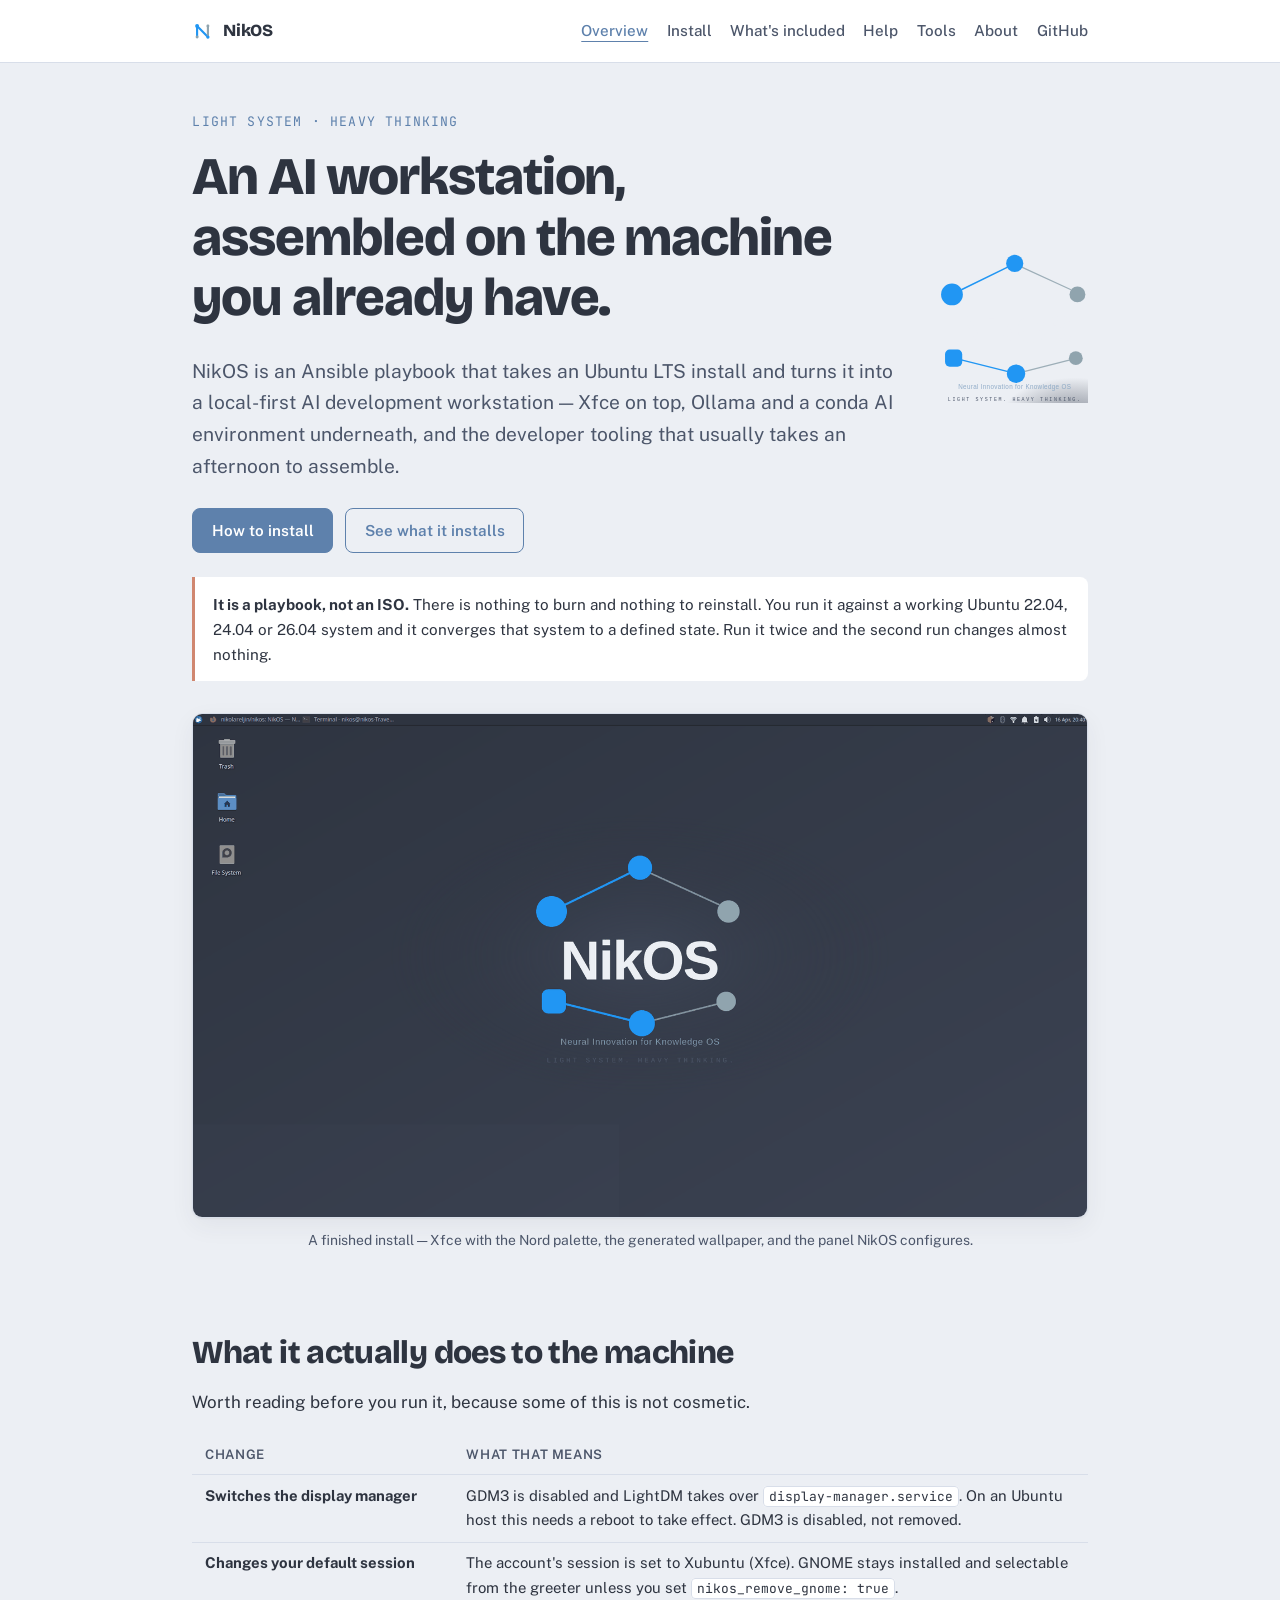
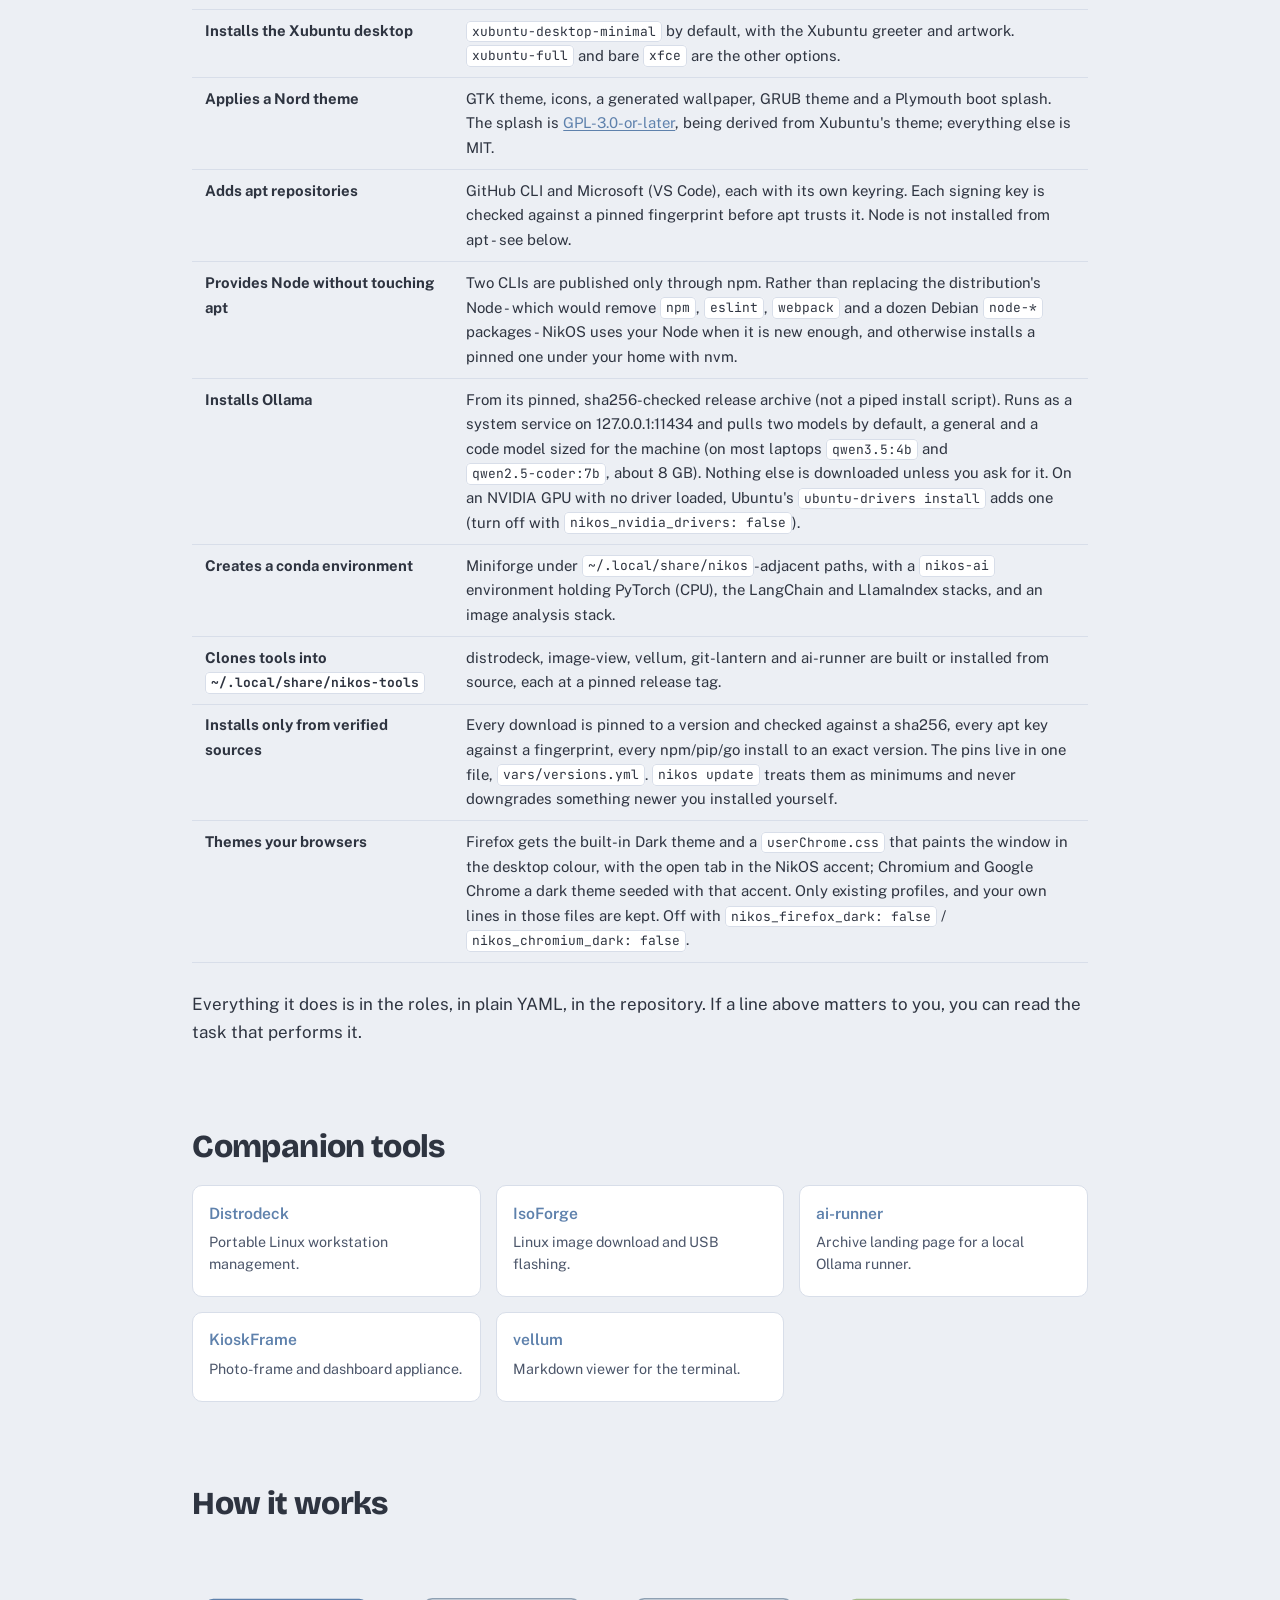
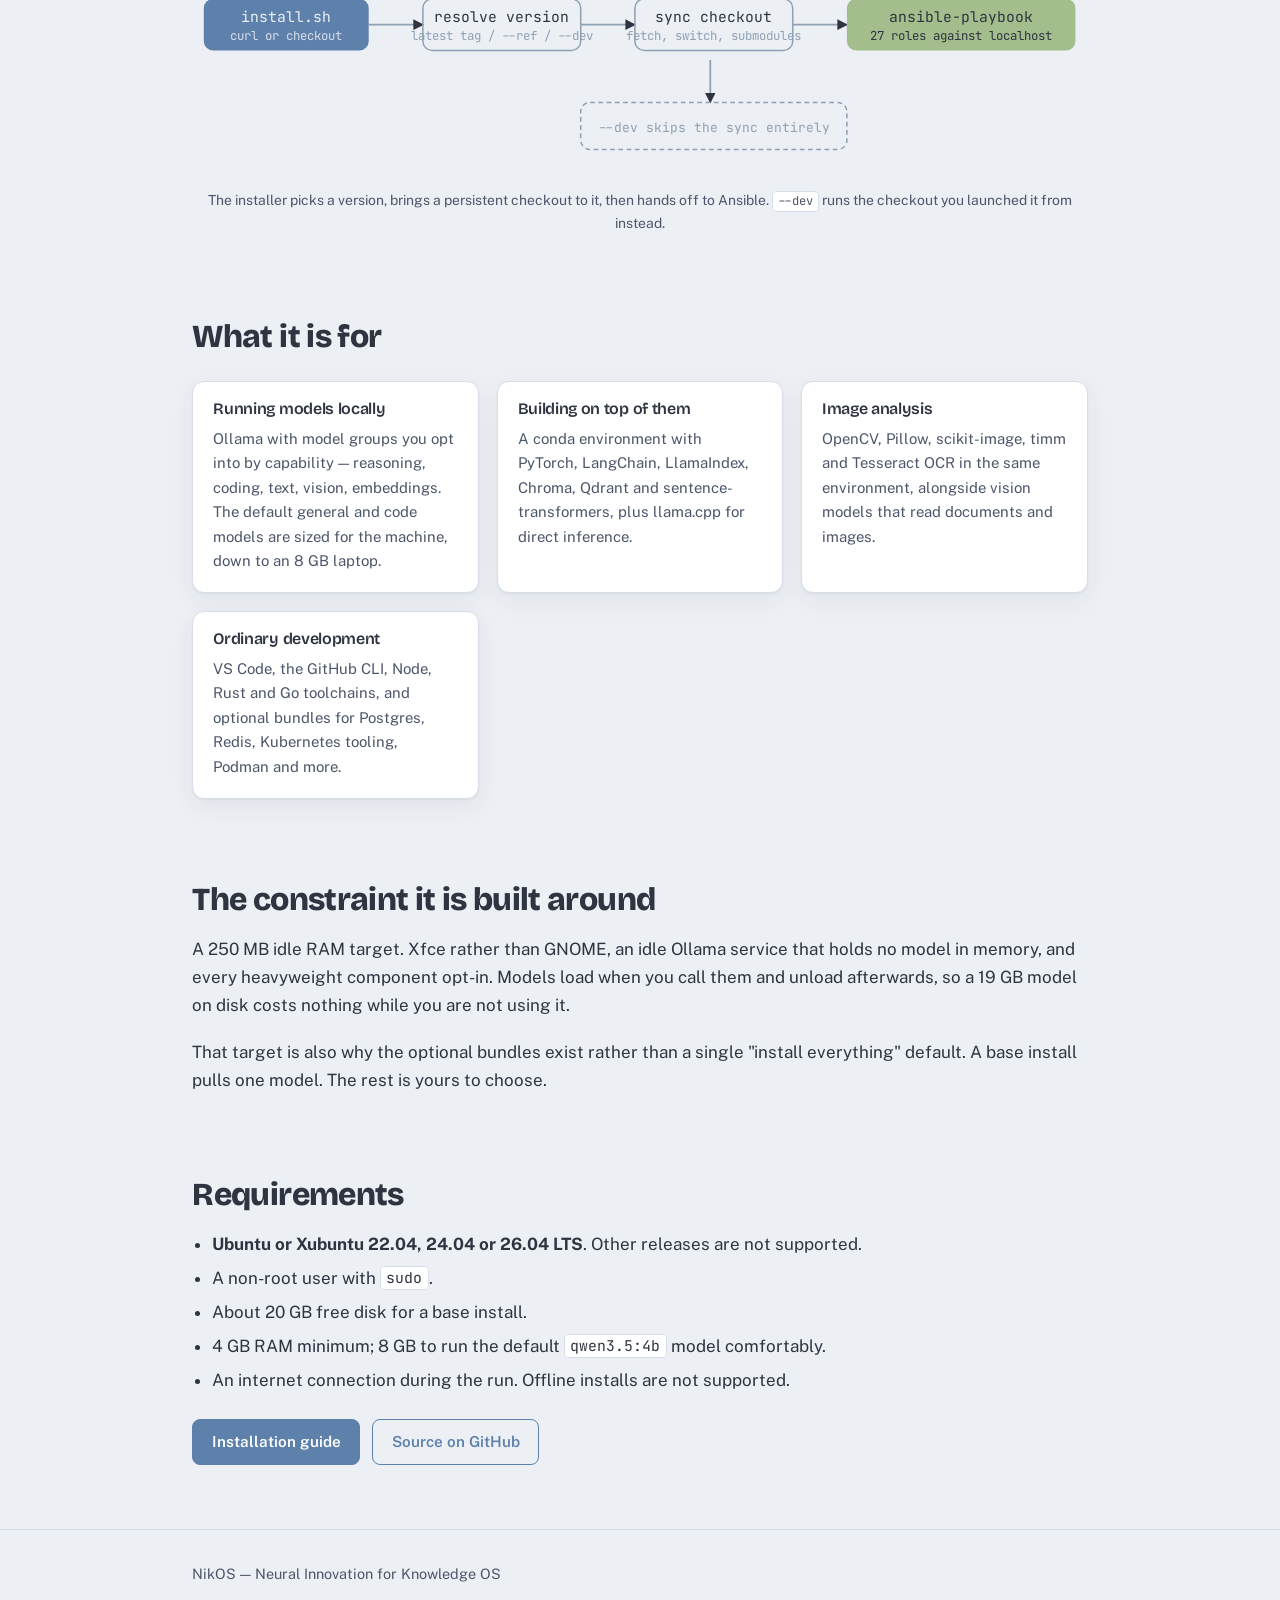
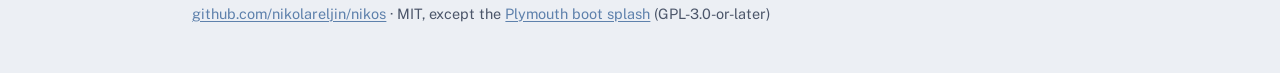
<file: site/index.html>
<!DOCTYPE html>
<html lang="en">
<head>
<meta charset="UTF-8">
<meta name="viewport" content="width=device-width, initial-scale=1.0">
<title>NikOS — an AI workstation built on Ubuntu LTS</title>
<!-- seo -->
<meta name="description" content="An Ansible playbook that turns Ubuntu 22.04, 24.04 or 26.04 into a local-first AI workstation: Xfce, Ollama, a conda AI stack and tools.">
<meta name="keywords" content="local LLM, Xubuntu, developer workstation, conda, open source, NikOS, AI workstation, Ubuntu, Ansible, Ollama, local AI">
<meta name="author" content="Nik Reljin">
<link rel="canonical" href="https://nikolareljin.github.io/nikos/">
<meta property="og:site_name" content="NikOS">
<meta property="og:type" content="website">
<meta property="og:title" content="NikOS — an AI workstation built on Ubuntu LTS">
<meta property="og:description" content="An Ansible playbook that turns Ubuntu 22.04, 24.04 or 26.04 into a local-first AI workstation: Xfce, Ollama, a conda AI stack and tools.">
<meta property="og:url" content="https://nikolareljin.github.io/nikos/">
<meta property="og:image" content="https://nikolareljin.github.io/nikos/assets/og-image.png">
<meta property="og:image:width" content="1200">
<meta property="og:image:height" content="630">
<meta property="og:image:alt" content="The NikOS desktop: Xfce in Nord colours on Ubuntu LTS">
<meta name="twitter:card" content="summary_large_image">
<meta name="twitter:title" content="NikOS — an AI workstation built on Ubuntu LTS">
<meta name="twitter:description" content="An Ansible playbook that turns Ubuntu 22.04, 24.04 or 26.04 into a local-first AI workstation: Xfce, Ollama, a conda AI stack and tools.">
<meta name="twitter:image" content="https://nikolareljin.github.io/nikos/assets/og-image.png">
<meta name="twitter:image:alt" content="The NikOS desktop: Xfce in Nord colours on Ubuntu LTS">
<script type="application/ld+json">{"@context":"https://schema.org","@type":"SoftwareApplication","name":"NikOS","url":"https://nikolareljin.github.io/nikos/","applicationCategory":"DeveloperApplication","operatingSystem":"Ubuntu","author":{"@type":"Person","name":"Nik Reljin"},"description":"An Ansible playbook that turns Ubuntu 22.04, 24.04 or 26.04 into a local-first AI workstation: Xfce, Ollama, a conda AI stack and tools.","license":"https://opensource.org/licenses/MIT","downloadUrl":"https://github.com/nikolareljin/nikos/releases","codeRepository":"https://github.com/nikolareljin/nikos","image":"https://nikolareljin.github.io/nikos/assets/og-image.png","offers":{"@type":"Offer","price":"0","priceCurrency":"USD"},"keywords":"NikOS, AI workstation, Ubuntu, Ansible, Ollama, local AI, local LLM, Xubuntu, developer workstation, conda, open source"}</script>
<!-- /seo -->
<link rel="icon" href="assets/menu-icon.svg">
<link rel="preconnect" href="https://fonts.googleapis.com">
<link rel="preconnect" href="https://fonts.gstatic.com" crossorigin>
<link href="https://fonts.googleapis.com/css2?family=Bricolage+Grotesque:opsz,wght@12..96,600;12..96,800&family=JetBrains+Mono:wght@400;700&family=Public+Sans:wght@400;500;600&display=swap" rel="stylesheet">
<link rel="stylesheet" href="style.css">
</head>
<body>
<a class="skip" href="#main">Skip to content</a>

<header class="site">
  <div class="wrap">
    <a class="brand" href="index.html"><img src="assets/menu-icon.svg" alt=""> NikOS</a>
    <nav class="site">
      <a href="index.html" aria-current="page">Overview</a>
      <a href="install.html">Install</a>
      <a href="included.html">What's included</a>
      <a href="help.html">Help</a>
      <a href="about.html#tool-suite">Tools</a>
      <a href="about.html">About</a>
      <a href="https://github.com/nikolareljin/nikos">GitHub</a>
    </nav>
  </div>
</header>

<main id="main">
<div class="wrap">

  <div class="hero">
    <div class="hero-text">
      <p class="tagline">Light system · Heavy thinking</p>
      <h1>An AI workstation, assembled on the machine you already have.</h1>
      <p class="lede">NikOS is an Ansible playbook that takes an Ubuntu LTS install and turns it into a
      local-first AI development workstation — Xfce on top, Ollama and a conda AI environment underneath,
      and the developer tooling that usually takes an afternoon to assemble.</p>
      <div class="actions">
        <a class="btn btn-primary" href="install.html">How to install</a>
        <a class="btn btn-ghost" href="included.html">See what it installs</a>
      </div>
    </div>
    <div class="hero-mark"><img src="assets/logo.svg" alt="NikOS logo"></div>
  </div>

  <div class="note">
    <strong>It is a playbook, not an ISO.</strong> There is nothing to burn and nothing to reinstall.
    You run it against a working Ubuntu 22.04, 24.04 or 26.04 system and it converges that system to a defined state.
    Run it twice and the second run changes almost nothing.
  </div>

  <figure>
    <img src="assets/desktop.png" width="1600" height="900" loading="lazy"
         alt="A NikOS desktop: the Xfce panel across the top with a browser and a terminal open, and the NikOS logo wallpaper on the Nord dark background.">
    <figcaption>A finished install — Xfce with the Nord palette, the generated wallpaper, and the panel NikOS configures.</figcaption>
  </figure>

  <h2>What it actually does to the machine</h2>

  <p>Worth reading before you run it, because some of this is not cosmetic.</p>

  <div class="table-scroll">
  <table>
    <thead><tr><th>Change</th><th>What that means</th></tr></thead>
    <tbody>
      <tr>
        <td><strong>Switches the display manager</strong></td>
        <td>GDM3 is disabled and LightDM takes over <code>display-manager.service</code>. On an Ubuntu host this
        needs a reboot to take effect. GDM3 is disabled, not removed.</td>
      </tr>
      <tr>
        <td><strong>Changes your default session</strong></td>
        <td>The account's session is set to Xubuntu (Xfce). GNOME stays installed and selectable from the
        greeter unless you set <code>nikos_remove_gnome: true</code>.</td>
      </tr>
      <tr>
        <td><strong>Installs the Xubuntu desktop</strong></td>
        <td><code>xubuntu-desktop-minimal</code> by default, with the Xubuntu greeter and artwork.
        <code>xubuntu-full</code> and bare <code>xfce</code> are the other options.</td>
      </tr>
      <tr>
        <td><strong>Applies a Nord theme</strong></td>
        <td>GTK theme, icons, a generated wallpaper, GRUB theme and a Plymouth boot splash. The splash is <a href="https://github.com/nikolareljin/nikos/blob/main/THIRD-PARTY-NOTICES.md">GPL-3.0-or-later</a>, being derived from Xubuntu's theme; everything else is MIT.</td>
      </tr>
      <tr>
        <td><strong>Adds apt repositories</strong></td>
        <td>GitHub CLI and Microsoft (VS Code), each with its own keyring. Each signing key is checked against a
        pinned fingerprint before apt trusts it. Node is not installed from apt - see below.</td>
      </tr>
      <tr>
        <td><strong>Provides Node without touching apt</strong></td>
        <td>Two CLIs are published only through npm. Rather than replacing the
        distribution's Node - which would remove <code>npm</code>, <code>eslint</code>,
        <code>webpack</code> and a dozen Debian <code>node-*</code> packages - NikOS uses your
        Node when it is new enough, and otherwise installs a pinned one under your home
        with nvm.</td>
      </tr>
      <tr>
        <td><strong>Installs Ollama</strong></td>
        <td>From its pinned, sha256-checked release archive (not a piped install script). Runs as a system service
        on 127.0.0.1:11434 and pulls two models by default, a general and a code model sized for the machine
        (on most laptops <code>qwen3.5:4b</code> and <code>qwen2.5-coder:7b</code>, about 8&nbsp;GB). Nothing else is
        downloaded unless you ask for it. On an NVIDIA GPU with no driver loaded, Ubuntu's
        <code>ubuntu-drivers install</code> adds one (turn off with <code>nikos_nvidia_drivers: false</code>).</td>
      </tr>
      <tr>
        <td><strong>Creates a conda environment</strong></td>
        <td>Miniforge under <code>~/.local/share/nikos</code>-adjacent paths, with a <code>nikos-ai</code>
        environment holding PyTorch (CPU), the LangChain and LlamaIndex stacks, and an image analysis stack.</td>
      </tr>
      <tr>
        <td><strong>Clones tools into <code>~/.local/share/nikos-tools</code></strong></td>
        <td>distrodeck, image-view, vellum, git-lantern and ai-runner are built or installed from source, each at a pinned
        release tag.</td>
      </tr>
      <tr>
        <td><strong>Installs only from verified sources</strong></td>
        <td>Every download is pinned to a version and checked against a sha256, every apt key against a
        fingerprint, every npm/pip/go install to an exact version. The pins live in one file,
        <code>vars/versions.yml</code>. <code>nikos update</code> treats them as minimums and never downgrades
        something newer you installed yourself.</td>
      </tr>
      <tr>
        <td><strong>Themes your browsers</strong></td>
        <td>Firefox gets the built-in Dark theme and a <code>userChrome.css</code> that paints the window in the
        desktop colour, with the open tab in the NikOS accent; Chromium and Google Chrome a dark theme seeded with that accent. Only existing profiles, and
        your own lines in those files are kept. Off with <code>nikos_firefox_dark: false</code> /
        <code>nikos_chromium_dark: false</code>.</td>
      </tr>
    </tbody>
  </table>
  </div>

  <p>Everything it does is in the roles, in plain YAML, in the repository. If a line above matters to you,
  you can read the task that performs it.</p>

  <section id="tool-suite"><h2>Companion tools</h2><div class="repo-grid"><div class="repo"><h4><a href="https://nikolareljin.github.io/distrodeck/">Distrodeck</a></h4><p>Portable Linux workstation management.</p></div><div class="repo"><h4><a href="https://nikolareljin.github.io/iso-forge/">IsoForge</a></h4><p>Linux image download and USB flashing.</p></div><div class="repo"><h4><a href="https://nikolareljin.github.io/ai-runner/">ai-runner</a></h4><p>Archive landing page for a local Ollama runner.</p></div><div class="repo"><h4><a href="https://nikolareljin.github.io/kiosk-frame/">KioskFrame</a></h4><p>Photo-frame and dashboard appliance.</p></div><div class="repo"><h4><a href="https://nikolareljin.github.io/vellum/">vellum</a></h4><p>Markdown viewer for the terminal.</p></div></div></section>
  <h2>How it works</h2>

  <figure>
    <svg viewBox="0 0 760 190" role="img" aria-labelledby="flow-title">
      <title id="flow-title">Install flow: the installer resolves a version, syncs a checkout, then runs Ansible against the local machine</title>
      <defs>
        <marker id="arrow" viewBox="0 0 10 10" refX="9" refY="5" markerWidth="6" markerHeight="6" orient="auto-start-reverse">
          <path d="M 0 0 L 10 5 L 0 10 z" fill="currentColor"/>
        </marker>
      </defs>
      <g fill="none" stroke="currentColor" stroke-width="1.5" color="#8FA1B3">
        <line x1="150" y1="60" x2="196" y2="60" marker-end="url(#arrow)"/>
        <line x1="330" y1="60" x2="376" y2="60" marker-end="url(#arrow)"/>
        <line x1="510" y1="60" x2="556" y2="60" marker-end="url(#arrow)"/>
        <line x1="440" y1="90" x2="440" y2="126" marker-end="url(#arrow)"/>
      </g>
      <g font-family="JetBrains Mono, monospace" font-size="12">
        <g>
          <rect x="10" y="38" width="140" height="44" rx="8" fill="#5E81AC"/>
          <text x="80" y="58" text-anchor="middle" fill="#ECEFF4" font-size="12.5">install.sh</text>
          <text x="80" y="73" text-anchor="middle" fill="#D8DEE9" font-size="10.5">curl or checkout</text>
        </g>
        <g>
          <rect x="196" y="38" width="134" height="44" rx="8" fill="none" stroke="#8FA1B3" stroke-width="1.3"/>
          <text x="263" y="58" text-anchor="middle" fill="currentColor" font-size="12.5">resolve version</text>
          <text x="263" y="73" text-anchor="middle" fill="#8FA1B3" font-size="10.5">latest tag / --ref / --dev</text>
        </g>
        <g>
          <rect x="376" y="38" width="134" height="44" rx="8" fill="none" stroke="#8FA1B3" stroke-width="1.3"/>
          <text x="443" y="58" text-anchor="middle" fill="currentColor" font-size="12.5">sync checkout</text>
          <text x="443" y="73" text-anchor="middle" fill="#8FA1B3" font-size="10.5">fetch, switch, submodules</text>
        </g>
        <g>
          <rect x="556" y="38" width="194" height="44" rx="8" fill="#A3BE8C"/>
          <text x="653" y="58" text-anchor="middle" fill="#2E3440" font-size="12.5">ansible-playbook</text>
          <text x="653" y="73" text-anchor="middle" fill="#2E3440" font-size="10.5">27 roles against localhost</text>
        </g>
        <g>
          <rect x="330" y="126" width="226" height="40" rx="8" fill="none" stroke="#8FA1B3" stroke-width="1.3" stroke-dasharray="4 3"/>
          <text x="443" y="151" text-anchor="middle" fill="#8FA1B3" font-size="11">--dev skips the sync entirely</text>
        </g>
      </g>
    </svg>
    <figcaption>The installer picks a version, brings a persistent checkout to it, then hands off to Ansible.
    <code>--dev</code> runs the checkout you launched it from instead.</figcaption>
  </figure>

  <h2>What it is for</h2>

  <div class="cards">
    <div class="card">
      <h3>Running models locally</h3>
      <p>Ollama with model groups you opt into by capability — reasoning, coding, text, vision, embeddings.
      The default general and code models are sized for the machine, down to an 8&nbsp;GB laptop.</p>
    </div>
    <div class="card">
      <h3>Building on top of them</h3>
      <p>A conda environment with PyTorch, LangChain, LlamaIndex, Chroma, Qdrant and sentence-transformers,
      plus llama.cpp for direct inference.</p>
    </div>
    <div class="card">
      <h3>Image analysis</h3>
      <p>OpenCV, Pillow, scikit-image, timm and Tesseract OCR in the same environment, alongside
      vision models that read documents and images.</p>
    </div>
    <div class="card">
      <h3>Ordinary development</h3>
      <p>VS Code, the GitHub CLI, Node, Rust and Go toolchains, and optional bundles for Postgres,
      Redis, Kubernetes tooling, Podman and more.</p>
    </div>
  </div>

  <h2>The constraint it is built around</h2>

  <p>A 250&nbsp;MB idle RAM target. Xfce rather than GNOME, an idle Ollama service that holds no model in memory, and every
  heavyweight component opt-in. Models load when you call them and unload afterwards, so a 19&nbsp;GB model
  on disk costs nothing while you are not using it.</p>

  <p>That target is also why the optional bundles exist rather than a single "install everything" default.
  A base install pulls one model. The rest is yours to choose.</p>

  <h2>Requirements</h2>

  <ul class="tight">
    <li><strong>Ubuntu or Xubuntu 22.04, 24.04 or 26.04 LTS</strong>. Other releases are not supported.</li>
    <li>A non-root user with <code>sudo</code>.</li>
    <li>About 20&nbsp;GB free disk for a base install.</li>
    <li>4&nbsp;GB RAM minimum; 8&nbsp;GB to run the default <code>qwen3.5:4b</code> model comfortably.</li>
    <li>An internet connection during the run. Offline installs are not supported.</li>
  </ul>

  <div class="actions">
    <a class="btn btn-primary" href="install.html">Installation guide</a>
    <a class="btn btn-ghost" href="https://github.com/nikolareljin/nikos">Source on GitHub</a>
  </div>

</div>
</main>

<footer class="site">
  <div class="wrap">
    <span>NikOS — Neural Innovation for Knowledge OS</span>
    <span><a href="https://github.com/nikolareljin/nikos">github.com/nikolareljin/nikos</a> · MIT, except the <a href="https://github.com/nikolareljin/nikos/blob/main/THIRD-PARTY-NOTICES.md">Plymouth boot splash</a> (GPL-3.0-or-later)</span>
  </div>
</footer>

<script src="copy.js" defer></script>
</body>
</html>
</file>
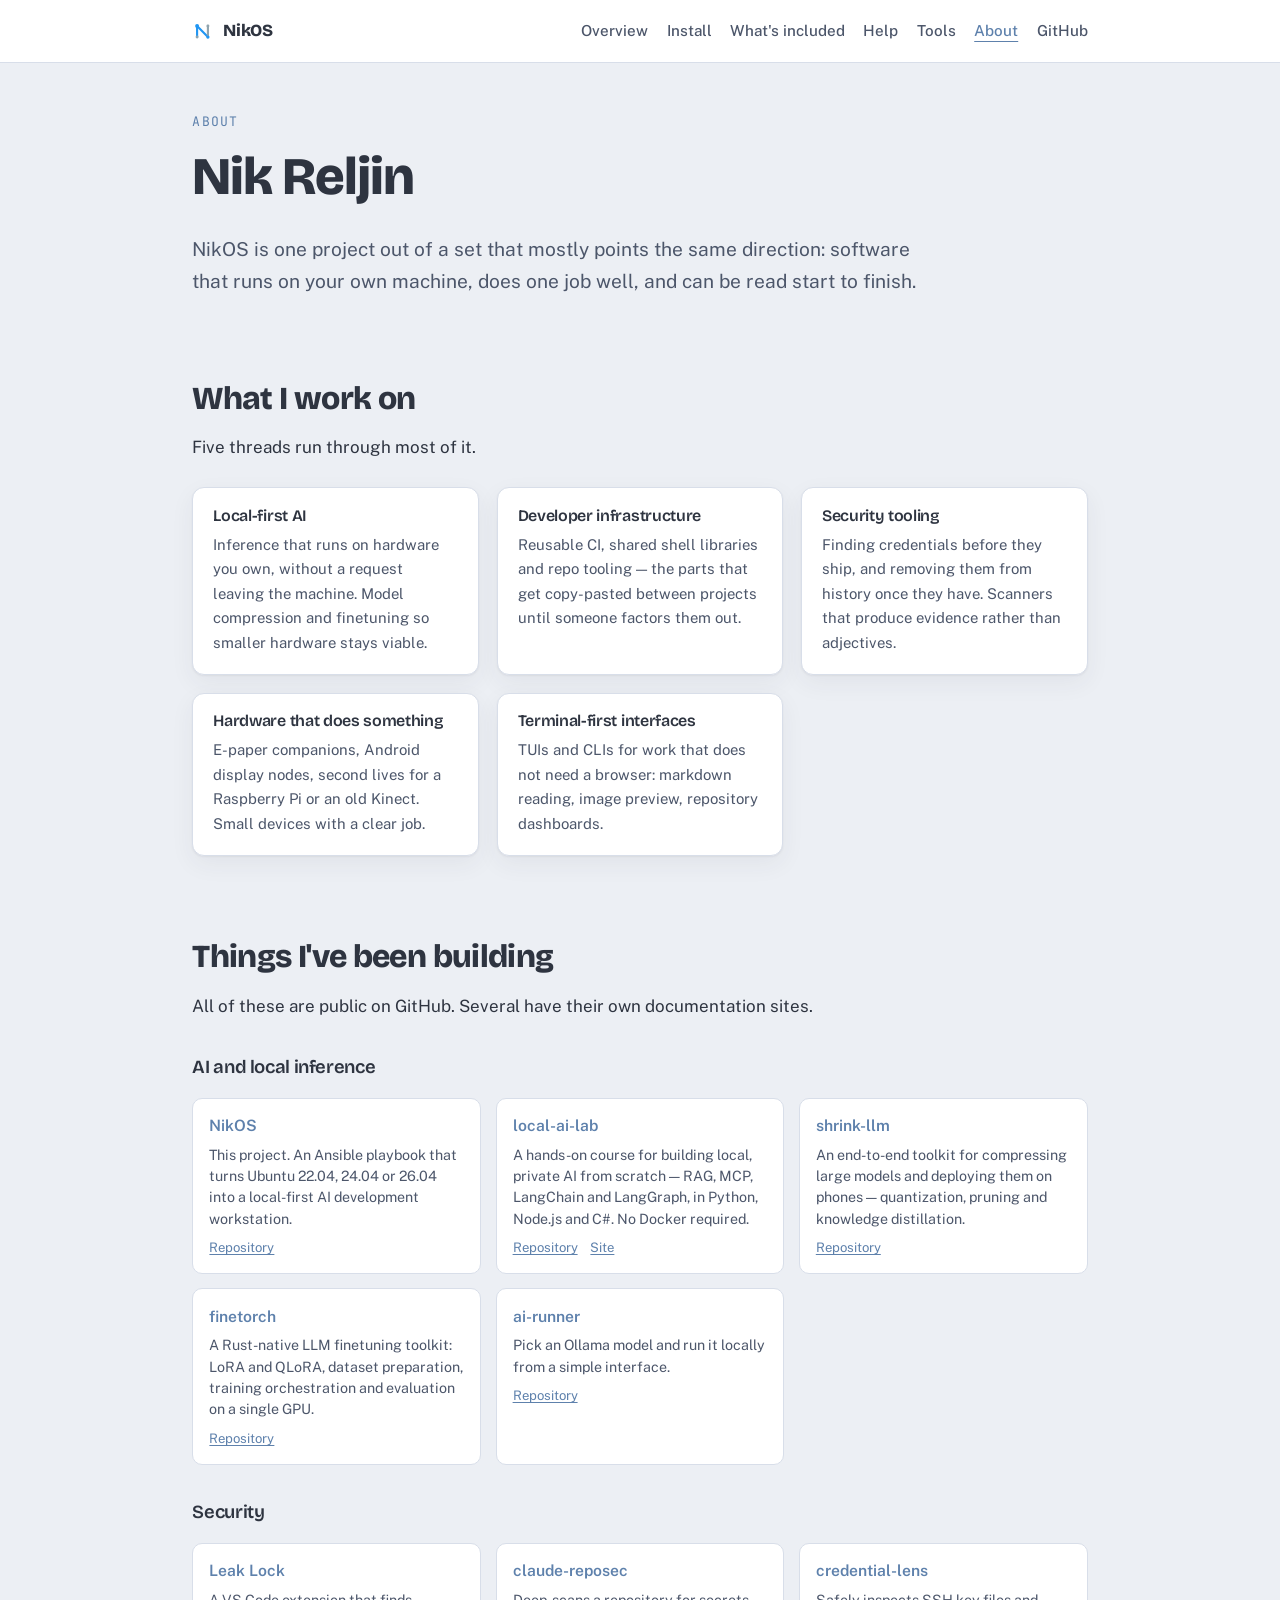
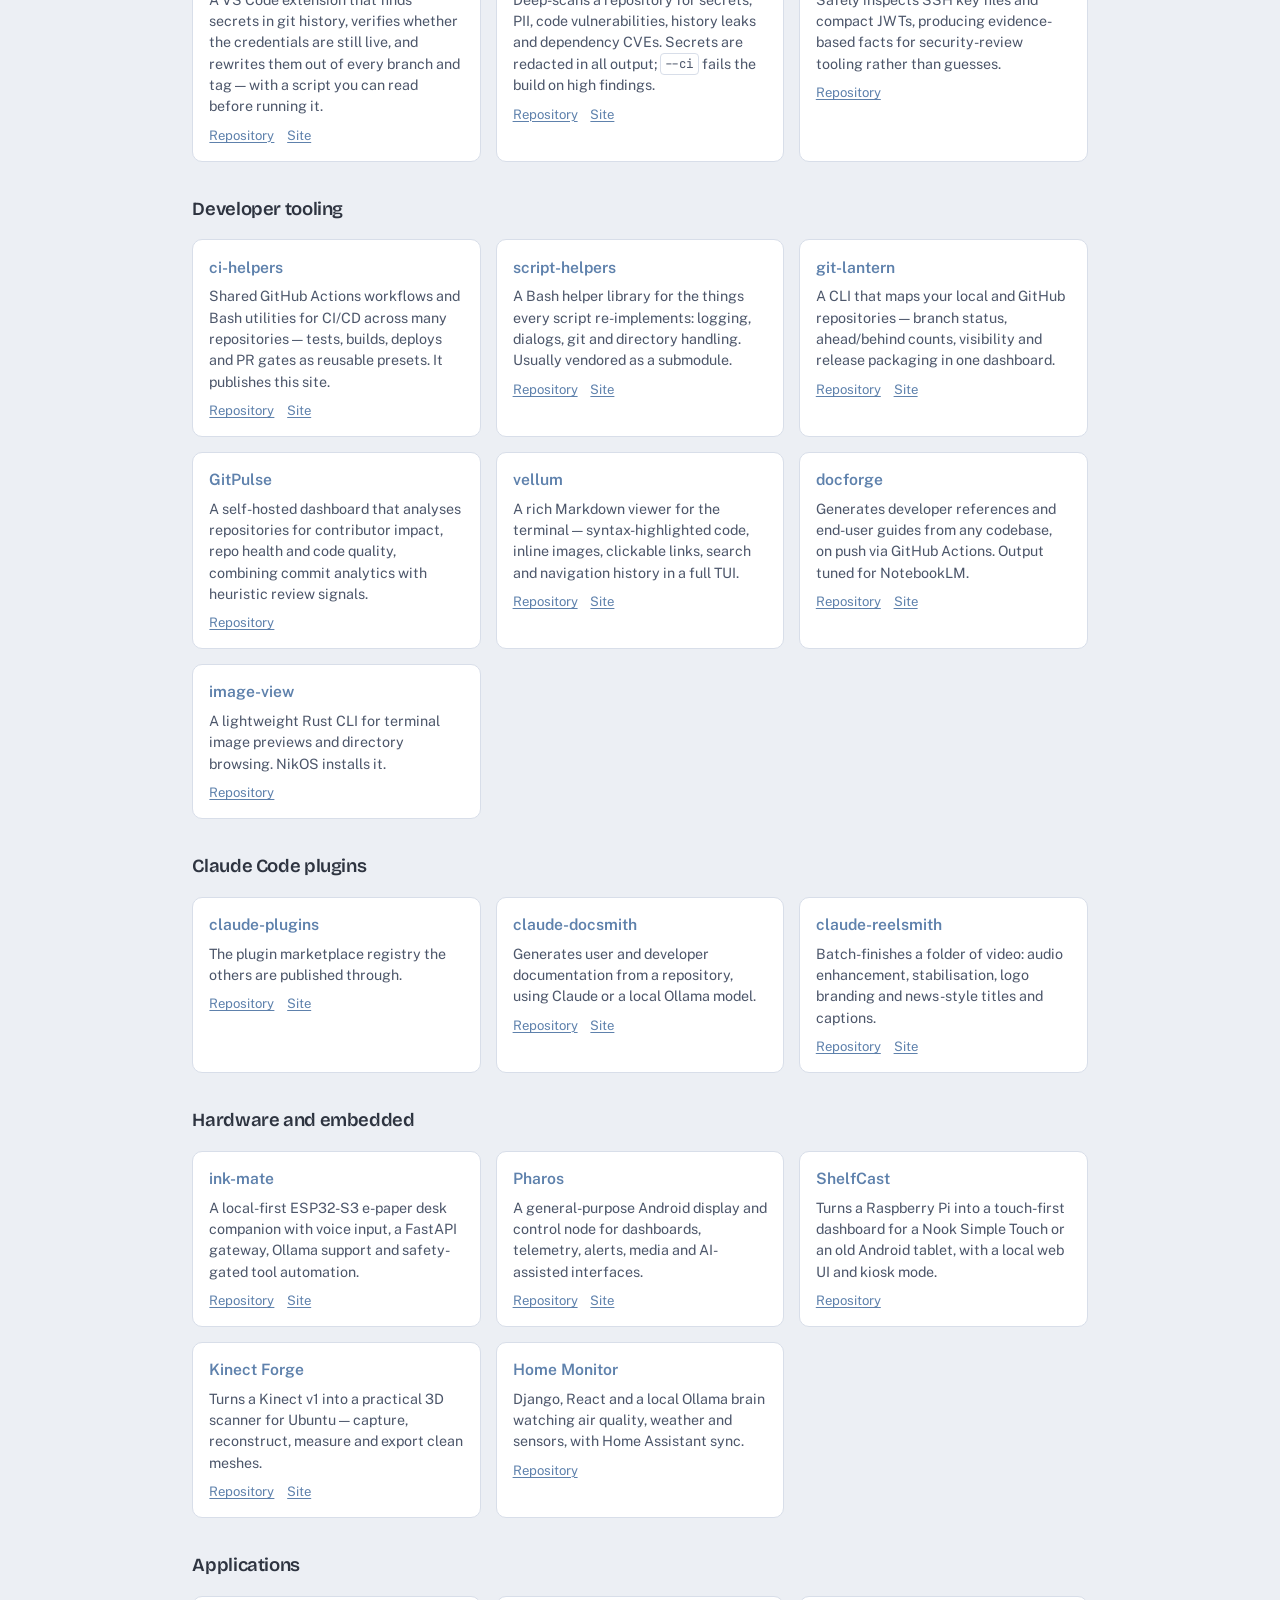
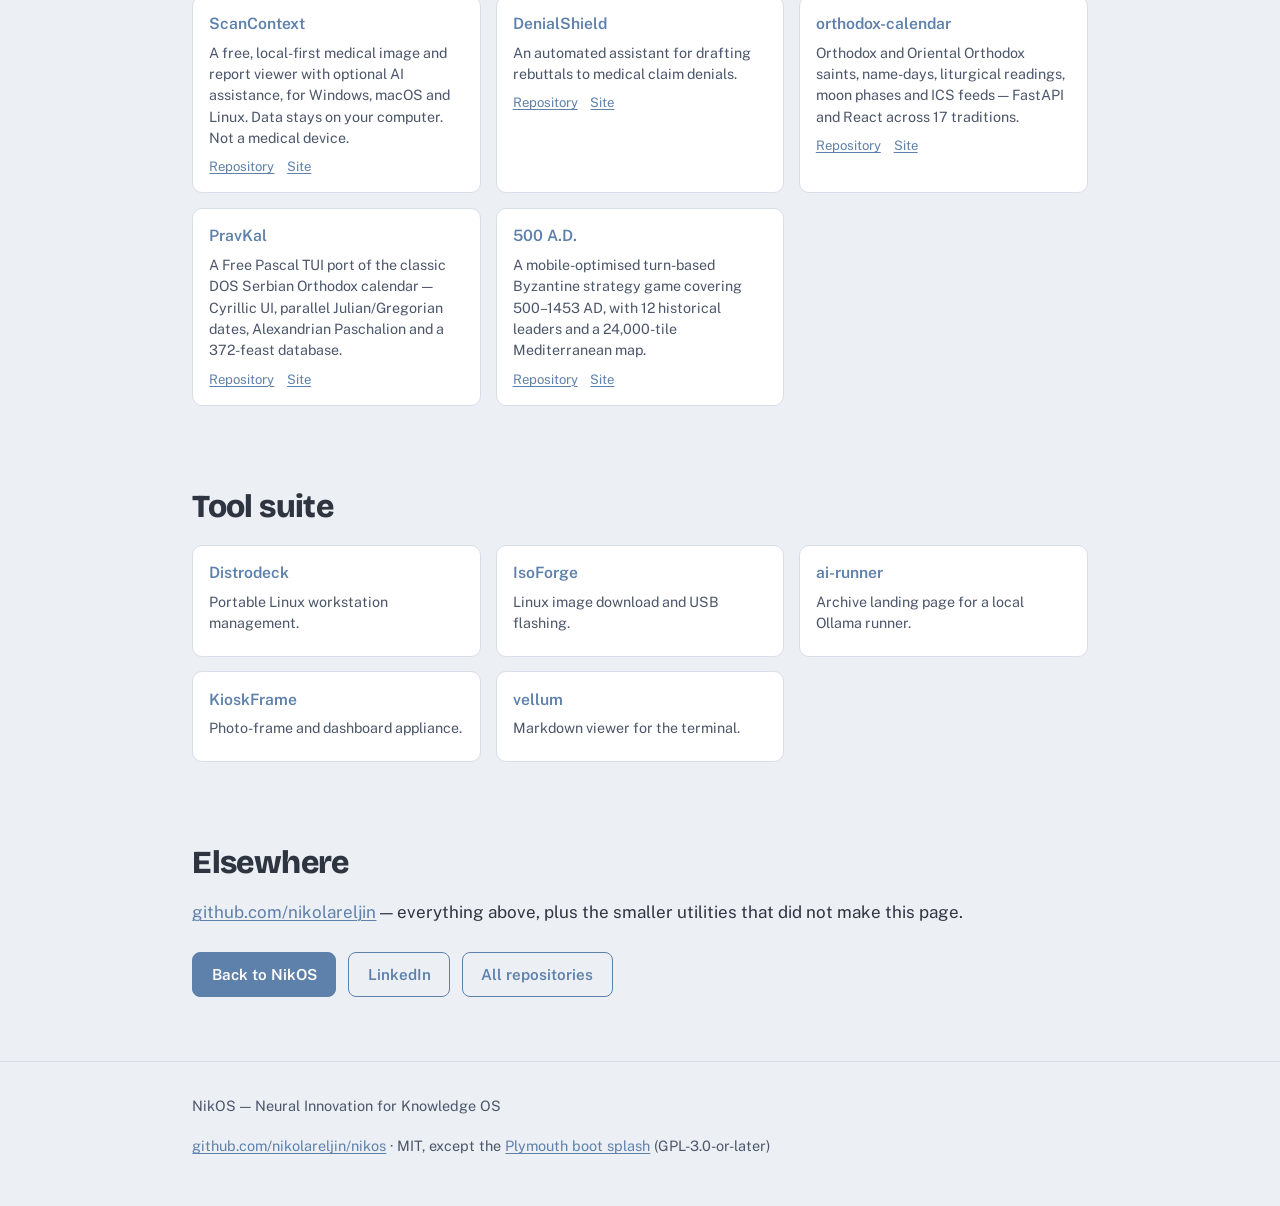
<file: site/about.html>
<!DOCTYPE html>
<html lang="en">
<head>
<meta charset="UTF-8">
<meta name="viewport" content="width=device-width, initial-scale=1.0">
<title>About — Nik Reljin</title>
<!-- seo -->
<meta name="description" content="Nik Reljin builds local-first AI tooling, developer infrastructure and security tools. NikOS is one of them; here are the others.">
<meta name="keywords" content="about, Nik Reljin, NikOS, AI workstation, Ubuntu, Ansible, Ollama, local AI">
<meta name="author" content="Nik Reljin">
<link rel="canonical" href="https://nikolareljin.github.io/nikos/about.html">
<meta property="og:site_name" content="NikOS">
<meta property="og:type" content="article">
<meta property="og:title" content="About — Nik Reljin">
<meta property="og:description" content="Nik Reljin builds local-first AI tooling, developer infrastructure and security tools. NikOS is one of them; here are the others.">
<meta property="og:url" content="https://nikolareljin.github.io/nikos/about.html">
<meta property="og:image" content="https://nikolareljin.github.io/nikos/assets/og-image.png">
<meta property="og:image:width" content="1200">
<meta property="og:image:height" content="630">
<meta property="og:image:alt" content="The NikOS desktop: Xfce in Nord colours on Ubuntu LTS">
<meta name="twitter:card" content="summary_large_image">
<meta name="twitter:title" content="About — Nik Reljin">
<meta name="twitter:description" content="Nik Reljin builds local-first AI tooling, developer infrastructure and security tools. NikOS is one of them; here are the others.">
<meta name="twitter:image" content="https://nikolareljin.github.io/nikos/assets/og-image.png">
<meta name="twitter:image:alt" content="The NikOS desktop: Xfce in Nord colours on Ubuntu LTS">
<script type="application/ld+json">{"@context":"https://schema.org","@type":"WebPage","name":"About — Nik Reljin","url":"https://nikolareljin.github.io/nikos/about.html","description":"Nik Reljin builds local-first AI tooling, developer infrastructure and security tools. NikOS is one of them; here are the others.","about":{"@type":"SoftwareApplication","name":"NikOS","url":"https://nikolareljin.github.io/nikos/","applicationCategory":"DeveloperApplication","operatingSystem":"Ubuntu","author":{"@type":"Person","name":"Nik Reljin"}}}</script>
<!-- /seo -->
<link rel="icon" href="assets/menu-icon.svg">
<link rel="preconnect" href="https://fonts.googleapis.com">
<link rel="preconnect" href="https://fonts.gstatic.com" crossorigin>
<link href="https://fonts.googleapis.com/css2?family=Bricolage+Grotesque:opsz,wght@12..96,600;12..96,800&family=JetBrains+Mono:wght@400;700&family=Public+Sans:wght@400;500;600&display=swap" rel="stylesheet">
<link rel="stylesheet" href="style.css">
</head>
<body>
<a class="skip" href="#main">Skip to content</a>

<header class="site">
  <div class="wrap">
    <a class="brand" href="index.html"><img src="assets/menu-icon.svg" alt=""> NikOS</a>
    <nav class="site">
      <a href="index.html">Overview</a>
      <a href="install.html">Install</a>
      <a href="included.html">What's included</a>
      <a href="help.html">Help</a>
      <a href="about.html#tool-suite">Tools</a>
      <a href="about.html" aria-current="page">About</a>
      <a href="https://github.com/nikolareljin/nikos">GitHub</a>
    </nav>
  </div>
</header>

<main id="main">
<div class="wrap">

  <p class="tagline">About</p>
  <h1>Nik Reljin</h1>
  <p class="lede">NikOS is one project out of a set that mostly points the same direction: software that
  runs on your own machine, does one job well, and can be read start to finish.</p>

  <h2>What I work on</h2>

  <p>Five threads run through most of it.</p>

  <div class="cards">
    <div class="card">
      <h3>Local-first AI</h3>
      <p>Inference that runs on hardware you own, without a request leaving the machine. Model
      compression and finetuning so smaller hardware stays viable.</p>
    </div>
    <div class="card">
      <h3>Developer infrastructure</h3>
      <p>Reusable CI, shared shell libraries and repo tooling — the parts that get copy-pasted between
      projects until someone factors them out.</p>
    </div>
    <div class="card">
      <h3>Security tooling</h3>
      <p>Finding credentials before they ship, and removing them from history once they have. Scanners
      that produce evidence rather than adjectives.</p>
    </div>
    <div class="card">
      <h3>Hardware that does something</h3>
      <p>E-paper companions, Android display nodes, second lives for a Raspberry Pi or an old Kinect.
      Small devices with a clear job.</p>
    </div>
    <div class="card">
      <h3>Terminal-first interfaces</h3>
      <p>TUIs and CLIs for work that does not need a browser: markdown reading, image preview, repository
      dashboards.</p>
    </div>
  </div>

  <h2>Things I've been building</h2>

  <p>All of these are public on GitHub. Several have their own documentation sites.</p>

  <h3 id="ai-and-local-inference">AI and local inference</h3>
  <div class="repo-grid">
    <div class="repo">
      <h4><a href="https://nikolareljin.github.io/nikos/">NikOS</a></h4>
      <p>This project. An Ansible playbook that turns Ubuntu 22.04, 24.04 or 26.04 into a local-first AI development
      workstation.</p>
      <div class="links"><a href="https://github.com/nikolareljin/nikos">Repository</a></div>
    </div>
    <div class="repo">
      <h4><a href="https://nikolareljin.github.io/local-ai-lab/">local-ai-lab</a></h4>
      <p>A hands-on course for building local, private AI from scratch — RAG, MCP, LangChain and LangGraph,
      in Python, Node.js and C#. No Docker required.</p>
      <div class="links"><a href="https://github.com/nikolareljin/local-ai-lab">Repository</a> <a href="https://nikolareljin.github.io/local-ai-lab/">Site</a></div>
    </div>
    <div class="repo">
      <h4><a href="https://github.com/nikolareljin/shrink-llm">shrink-llm</a></h4>
      <p>An end-to-end toolkit for compressing large models and deploying them on phones — quantization,
      pruning and knowledge distillation.</p>
      <div class="links"><a href="https://github.com/nikolareljin/shrink-llm">Repository</a></div>
    </div>
    <div class="repo">
      <h4><a href="https://github.com/nikolareljin/finetorch">finetorch</a></h4>
      <p>A Rust-native LLM finetuning toolkit: LoRA and QLoRA, dataset preparation, training orchestration
      and evaluation on a single GPU.</p>
      <div class="links"><a href="https://github.com/nikolareljin/finetorch">Repository</a></div>
    </div>
    <div class="repo">
      <h4><a href="https://nikolareljin.github.io/ai-runner/">ai-runner</a></h4>
      <p>Pick an Ollama model and run it locally from a simple interface.</p>
      <div class="links"><a href="https://github.com/nikolareljin/ai-runner">Repository</a></div>
    </div>
  </div>

  <h3 id="security">Security</h3>
  <div class="repo-grid">
    <div class="repo">
      <h4><a href="https://nikolareljin.github.io/leak-lock/">Leak Lock</a></h4>
      <p>A VS Code extension that finds secrets in git history, verifies whether the credentials are still
      live, and rewrites them out of every branch and tag — with a script you can read before running it.</p>
      <div class="links"><a href="https://github.com/nikolareljin/leak-lock">Repository</a> <a href="https://nikolareljin.github.io/leak-lock/">Site</a></div>
    </div>
    <div class="repo">
      <h4><a href="https://nikolareljin.github.io/claude-reposec/">claude-reposec</a></h4>
      <p>Deep-scans a repository for secrets, PII, code vulnerabilities, history leaks and dependency CVEs.
      Secrets are redacted in all output; <code>--ci</code> fails the build on high findings.</p>
      <div class="links"><a href="https://github.com/nikolareljin/claude-reposec">Repository</a> <a href="https://nikolareljin.github.io/claude-reposec/">Site</a></div>
    </div>
    <div class="repo">
      <h4><a href="https://github.com/nikolareljin/credential-lens">credential-lens</a></h4>
      <p>Safely inspects SSH key files and compact JWTs, producing evidence-based facts for security-review
      tooling rather than guesses.</p>
      <div class="links"><a href="https://github.com/nikolareljin/credential-lens">Repository</a></div>
    </div>
  </div>

  <h3 id="developer-tooling">Developer tooling</h3>
  <div class="repo-grid">
    <div class="repo">
      <h4><a href="https://nikolareljin.github.io/ci-helpers/">ci-helpers</a></h4>
      <p>Shared GitHub Actions workflows and Bash utilities for CI/CD across many repositories — tests,
      builds, deploys and PR gates as reusable presets. It publishes this site.</p>
      <div class="links"><a href="https://github.com/nikolareljin/ci-helpers">Repository</a> <a href="https://nikolareljin.github.io/ci-helpers/">Site</a></div>
    </div>
    <div class="repo">
      <h4><a href="https://nikolareljin.github.io/script-helpers/">script-helpers</a></h4>
      <p>A Bash helper library for the things every script re-implements: logging, dialogs, git and
      directory handling. Usually vendored as a submodule.</p>
      <div class="links"><a href="https://github.com/nikolareljin/script-helpers">Repository</a> <a href="https://nikolareljin.github.io/script-helpers/">Site</a></div>
    </div>
    <div class="repo">
      <h4><a href="https://nikolareljin.github.io/git-lantern/">git-lantern</a></h4>
      <p>A CLI that maps your local and GitHub repositories — branch status, ahead/behind counts, visibility
      and release packaging in one dashboard.</p>
      <div class="links"><a href="https://github.com/nikolareljin/git-lantern">Repository</a> <a href="https://nikolareljin.github.io/git-lantern/">Site</a></div>
    </div>
    <div class="repo">
      <h4><a href="https://github.com/nikolareljin/git-pulse">GitPulse</a></h4>
      <p>A self-hosted dashboard that analyses repositories for contributor impact, repo health and code
      quality, combining commit analytics with heuristic review signals.</p>
      <div class="links"><a href="https://github.com/nikolareljin/git-pulse">Repository</a></div>
    </div>
    <div class="repo">
      <h4><a href="https://nikolareljin.github.io/vellum/">vellum</a></h4>
      <p>A rich Markdown viewer for the terminal — syntax-highlighted code, inline images, clickable links,
      search and navigation history in a full TUI.</p>
      <div class="links"><a href="https://github.com/nikolareljin/vellum">Repository</a> <a href="https://nikolareljin.github.io/vellum/">Site</a></div>
    </div>
    <div class="repo">
      <h4><a href="https://nikolareljin.github.io/docforge/">docforge</a></h4>
      <p>Generates developer references and end-user guides from any codebase, on push via GitHub Actions.
      Output tuned for NotebookLM.</p>
      <div class="links"><a href="https://github.com/nikolareljin/docforge">Repository</a> <a href="https://nikolareljin.github.io/docforge/">Site</a></div>
    </div>
    <div class="repo">
      <h4><a href="https://github.com/nikolareljin/image-view">image-view</a></h4>
      <p>A lightweight Rust CLI for terminal image previews and directory browsing. NikOS installs it.</p>
      <div class="links"><a href="https://github.com/nikolareljin/image-view">Repository</a></div>
    </div>
  </div>

  <h3>Claude Code plugins</h3>
  <div class="repo-grid">
    <div class="repo">
      <h4><a href="https://nikolareljin.github.io/claude-plugins/">claude-plugins</a></h4>
      <p>The plugin marketplace registry the others are published through.</p>
      <div class="links"><a href="https://github.com/nikolareljin/claude-plugins">Repository</a> <a href="https://nikolareljin.github.io/claude-plugins/">Site</a></div>
    </div>
    <div class="repo">
      <h4><a href="https://nikolareljin.github.io/claude-docsmith/">claude-docsmith</a></h4>
      <p>Generates user and developer documentation from a repository, using Claude or a local Ollama model.</p>
      <div class="links"><a href="https://github.com/nikolareljin/claude-docsmith">Repository</a> <a href="https://nikolareljin.github.io/claude-docsmith/">Site</a></div>
    </div>
    <div class="repo">
      <h4><a href="https://nikolareljin.github.io/claude-reelsmith/">claude-reelsmith</a></h4>
      <p>Batch-finishes a folder of video: audio enhancement, stabilisation, logo branding and news-style
      titles and captions.</p>
      <div class="links"><a href="https://github.com/nikolareljin/claude-reelsmith">Repository</a> <a href="https://nikolareljin.github.io/claude-reelsmith/">Site</a></div>
    </div>
  </div>

  <h3 id="hardware-and-embedded">Hardware and embedded</h3>
  <div class="repo-grid">
    <div class="repo">
      <h4><a href="https://nikolareljin.github.io/ink-mate/">ink-mate</a></h4>
      <p>A local-first ESP32-S3 e-paper desk companion with voice input, a FastAPI gateway, Ollama support
      and safety-gated tool automation.</p>
      <div class="links"><a href="https://github.com/nikolareljin/ink-mate">Repository</a> <a href="https://nikolareljin.github.io/ink-mate/">Site</a></div>
    </div>
    <div class="repo">
      <h4><a href="https://nikolareljin.github.io/pharos/">Pharos</a></h4>
      <p>A general-purpose Android display and control node for dashboards, telemetry, alerts, media and
      AI-assisted interfaces.</p>
      <div class="links"><a href="https://github.com/nikolareljin/pharos">Repository</a> <a href="https://nikolareljin.github.io/pharos/">Site</a></div>
    </div>
    <div class="repo">
      <h4><a href="https://github.com/nikolareljin/ShelfCast">ShelfCast</a></h4>
      <p>Turns a Raspberry Pi into a touch-first dashboard for a Nook Simple Touch or an old Android tablet,
      with a local web UI and kiosk mode.</p>
      <div class="links"><a href="https://github.com/nikolareljin/ShelfCast">Repository</a></div>
    </div>
    <div class="repo">
      <h4><a href="https://nikolareljin.github.io/kinect-forge/">Kinect Forge</a></h4>
      <p>Turns a Kinect v1 into a practical 3D scanner for Ubuntu — capture, reconstruct, measure and export
      clean meshes.</p>
      <div class="links"><a href="https://github.com/nikolareljin/kinect-forge">Repository</a> <a href="https://nikolareljin.github.io/kinect-forge/">Site</a></div>
    </div>
    <div class="repo">
      <h4><a href="https://github.com/nikolareljin/home-monitor">Home Monitor</a></h4>
      <p>Django, React and a local Ollama brain watching air quality, weather and sensors, with Home
      Assistant sync.</p>
      <div class="links"><a href="https://github.com/nikolareljin/home-monitor">Repository</a></div>
    </div>
  </div>

  <h3 id="applications">Applications</h3>
  <div class="repo-grid">
    <div class="repo">
      <h4><a href="https://nikolareljin.github.io/scancontext/">ScanContext</a></h4>
      <p>A free, local-first medical image and report viewer with optional AI assistance, for Windows, macOS
      and Linux. Data stays on your computer. Not a medical device.</p>
      <div class="links"><a href="https://github.com/nikolareljin/scancontext">Repository</a> <a href="https://nikolareljin.github.io/scancontext/">Site</a></div>
    </div>
    <div class="repo">
      <h4><a href="https://nikolareljin.github.io/denial-shield/">DenialShield</a></h4>
      <p>An automated assistant for drafting rebuttals to medical claim denials.</p>
      <div class="links"><a href="https://github.com/nikolareljin/denial-shield">Repository</a> <a href="https://nikolareljin.github.io/denial-shield/">Site</a></div>
    </div>
    <div class="repo">
      <h4><a href="https://nikolareljin.github.io/orthodox-calendar/">orthodox-calendar</a></h4>
      <p>Orthodox and Oriental Orthodox saints, name-days, liturgical readings, moon phases and ICS feeds —
      FastAPI and React across 17 traditions.</p>
      <div class="links"><a href="https://github.com/nikolareljin/orthodox-calendar">Repository</a> <a href="https://nikolareljin.github.io/orthodox-calendar/">Site</a></div>
    </div>
    <div class="repo">
      <h4><a href="https://nikolareljin.github.io/PravKal/">PravKal</a></h4>
      <p>A Free Pascal TUI port of the classic DOS Serbian Orthodox calendar — Cyrillic UI, parallel
      Julian/Gregorian dates, Alexandrian Paschalion and a 372-feast database.</p>
      <div class="links"><a href="https://github.com/nikolareljin/PravKal">Repository</a> <a href="https://nikolareljin.github.io/PravKal/">Site</a></div>
    </div>
    <div class="repo">
      <h4><a href="https://nikolareljin.github.io/500ad/">500 A.D.</a></h4>
      <p>A mobile-optimised turn-based Byzantine strategy game covering 500–1453 AD, with 12 historical
      leaders and a 24,000-tile Mediterranean map.</p>
      <div class="links"><a href="https://github.com/nikolareljin/500ad">Repository</a> <a href="https://nikolareljin.github.io/500ad/">Site</a></div>
    </div>
  </div>

  <section id="tool-suite"><h2>Tool suite</h2><div class="repo-grid"><div class="repo"><h4><a href="https://nikolareljin.github.io/distrodeck/">Distrodeck</a></h4><p>Portable Linux workstation management.</p></div><div class="repo"><h4><a href="https://nikolareljin.github.io/iso-forge/">IsoForge</a></h4><p>Linux image download and USB flashing.</p></div><div class="repo"><h4><a href="https://nikolareljin.github.io/ai-runner/">ai-runner</a></h4><p>Archive landing page for a local Ollama runner.</p></div><div class="repo"><h4><a href="https://nikolareljin.github.io/kiosk-frame/">KioskFrame</a></h4><p>Photo-frame and dashboard appliance.</p></div><div class="repo"><h4><a href="https://nikolareljin.github.io/vellum/">vellum</a></h4><p>Markdown viewer for the terminal.</p></div></div></section>
  <h2>Elsewhere</h2>

  <p><a href="https://github.com/nikolareljin">github.com/nikolareljin</a> — everything above, plus the
  smaller utilities that did not make this page.</p>

  <div class="actions">
    <a class="btn btn-primary" href="index.html">Back to NikOS</a>
    <a class="btn btn-ghost" href="https://www.linkedin.com/in/nikolareljin">LinkedIn</a>
    <a class="btn btn-ghost" href="https://github.com/nikolareljin">All repositories</a>
  </div>

</div>
</main>

<footer class="site">
  <div class="wrap">
    <span>NikOS — Neural Innovation for Knowledge OS</span>
    <span><a href="https://github.com/nikolareljin/nikos">github.com/nikolareljin/nikos</a> · MIT, except the <a href="https://github.com/nikolareljin/nikos/blob/main/THIRD-PARTY-NOTICES.md">Plymouth boot splash</a> (GPL-3.0-or-later)</span>
  </div>
</footer>

<script src="copy.js" defer></script>
</body>
</html>
</file>
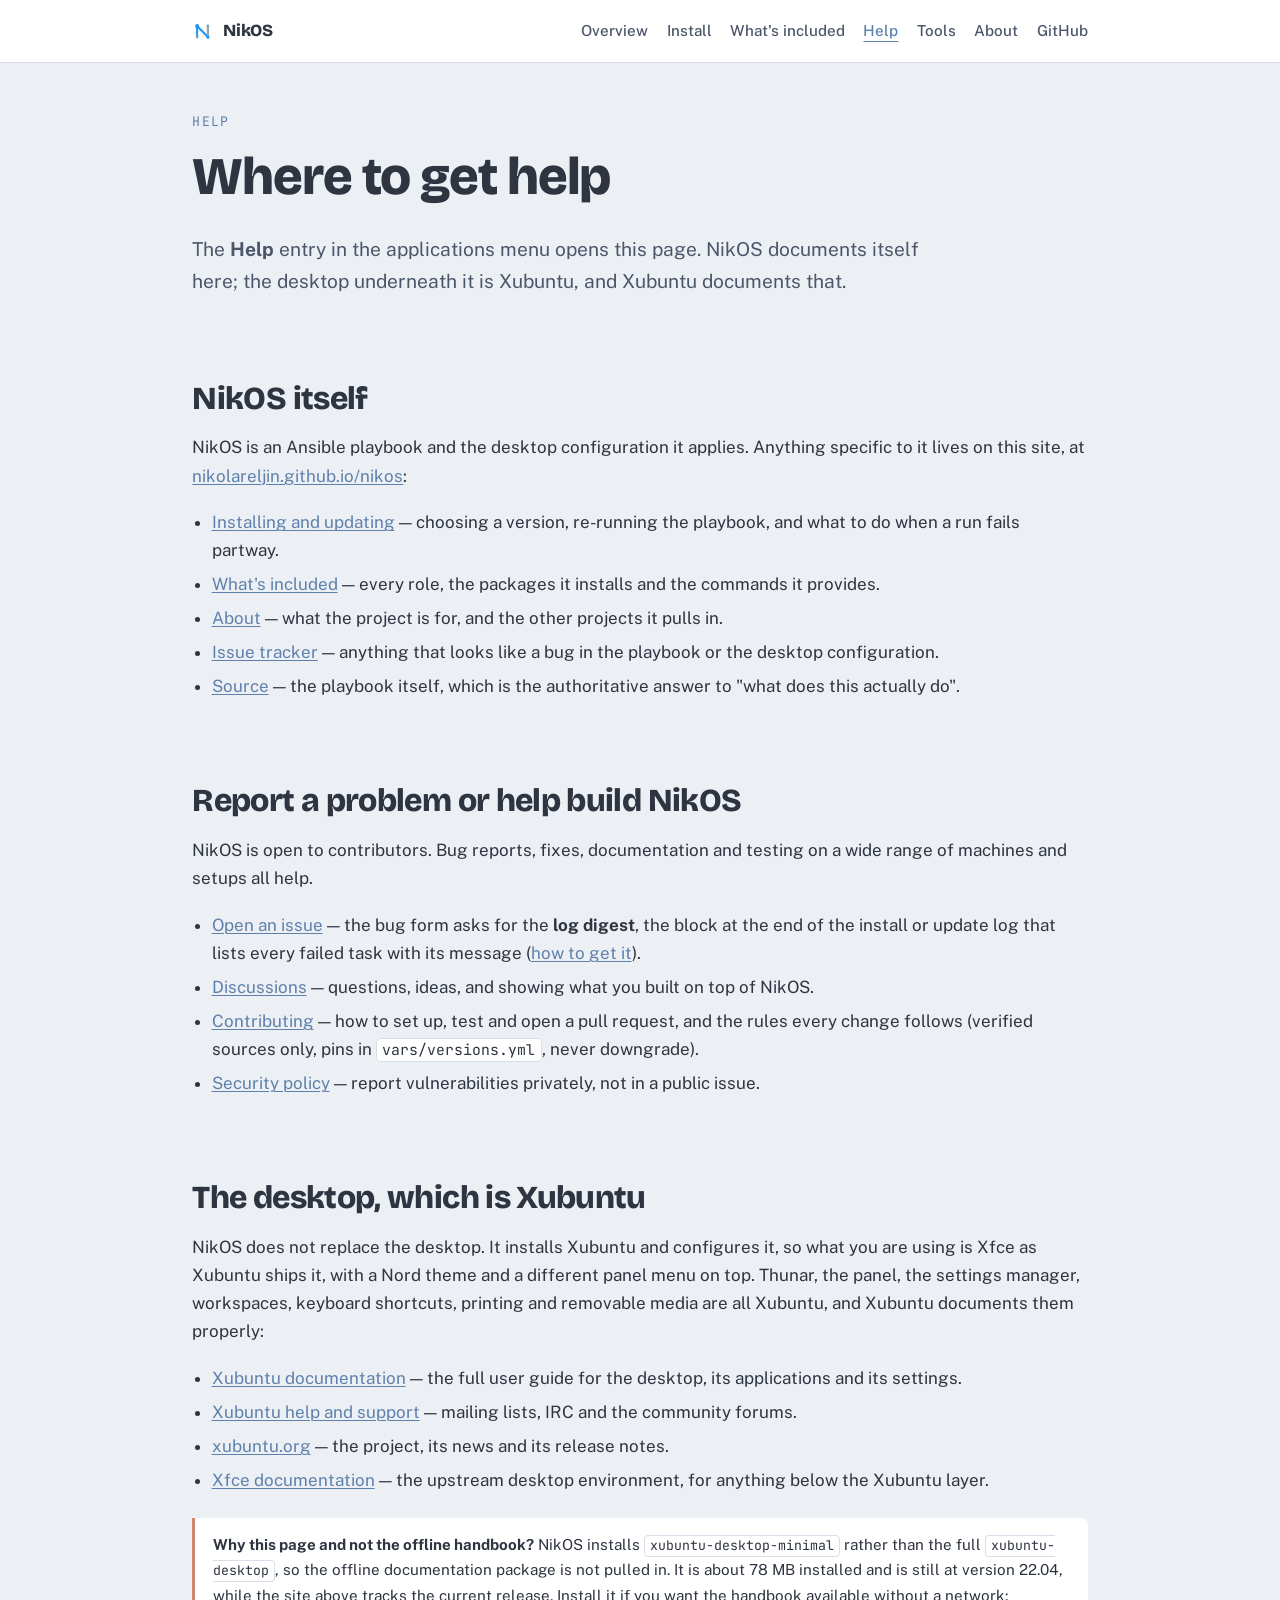
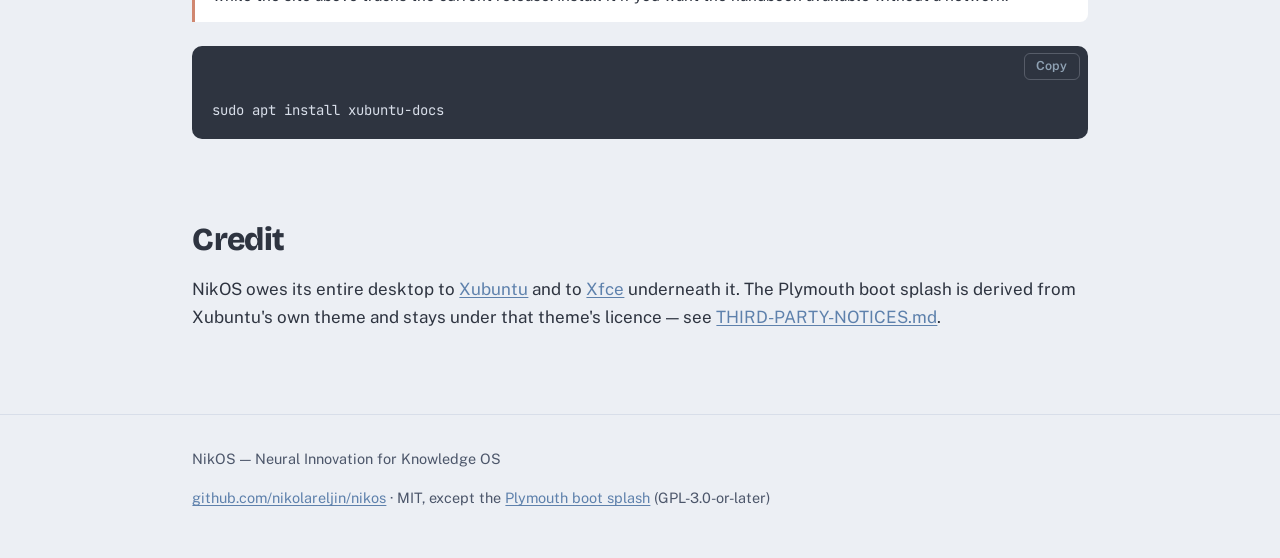
<file: site/help.html>
<!DOCTYPE html>
<html lang="en">
<head>
<meta charset="UTF-8">
<meta name="viewport" content="width=device-width, initial-scale=1.0">
<title>NikOS — Help</title>
<!-- seo -->
<meta name="description" content="Where to find help for NikOS, and for the Xubuntu desktop it is built on.">
<meta name="keywords" content="help, troubleshooting, Xubuntu, NikOS, AI workstation, Ubuntu, Ansible, Ollama, local AI">
<meta name="author" content="Nik Reljin">
<link rel="canonical" href="https://nikolareljin.github.io/nikos/help.html">
<meta property="og:site_name" content="NikOS">
<meta property="og:type" content="article">
<meta property="og:title" content="NikOS — Help">
<meta property="og:description" content="Where to find help for NikOS, and for the Xubuntu desktop it is built on.">
<meta property="og:url" content="https://nikolareljin.github.io/nikos/help.html">
<meta property="og:image" content="https://nikolareljin.github.io/nikos/assets/og-image.png">
<meta property="og:image:width" content="1200">
<meta property="og:image:height" content="630">
<meta property="og:image:alt" content="The NikOS desktop: Xfce in Nord colours on Ubuntu LTS">
<meta name="twitter:card" content="summary_large_image">
<meta name="twitter:title" content="NikOS — Help">
<meta name="twitter:description" content="Where to find help for NikOS, and for the Xubuntu desktop it is built on.">
<meta name="twitter:image" content="https://nikolareljin.github.io/nikos/assets/og-image.png">
<meta name="twitter:image:alt" content="The NikOS desktop: Xfce in Nord colours on Ubuntu LTS">
<script type="application/ld+json">{"@context":"https://schema.org","@type":"WebPage","name":"NikOS — Help","url":"https://nikolareljin.github.io/nikos/help.html","description":"Where to find help for NikOS, and for the Xubuntu desktop it is built on.","about":{"@type":"SoftwareApplication","name":"NikOS","url":"https://nikolareljin.github.io/nikos/","applicationCategory":"DeveloperApplication","operatingSystem":"Ubuntu","author":{"@type":"Person","name":"Nik Reljin"}}}</script>
<!-- /seo -->
<link rel="icon" href="assets/menu-icon.svg">
<link rel="preconnect" href="https://fonts.googleapis.com">
<link rel="preconnect" href="https://fonts.gstatic.com" crossorigin>
<link href="https://fonts.googleapis.com/css2?family=Bricolage+Grotesque:opsz,wght@12..96,600;12..96,800&family=JetBrains+Mono:wght@400;700&family=Public+Sans:wght@400;500;600&display=swap" rel="stylesheet">
<link rel="stylesheet" href="style.css">
</head>
<body>
<a class="skip" href="#main">Skip to content</a>

<header class="site">
  <div class="wrap">
    <a class="brand" href="index.html"><img src="assets/menu-icon.svg" alt=""> NikOS</a>
    <nav class="site">
      <a href="index.html">Overview</a>
      <a href="install.html">Install</a>
      <a href="included.html">What's included</a>
      <a href="help.html" aria-current="page">Help</a>
      <a href="about.html#tool-suite">Tools</a>
      <a href="about.html">About</a>
      <a href="https://github.com/nikolareljin/nikos">GitHub</a>
    </nav>
  </div>
</header>

<main id="main">
<div class="wrap">

  <p class="tagline">Help</p>
  <h1>Where to get help</h1>
  <p class="lede">The <strong>Help</strong> entry in the applications menu opens this page. NikOS
  documents itself here; the desktop underneath it is Xubuntu, and Xubuntu documents that.</p>

  <h2>NikOS itself</h2>

  <p>NikOS is an Ansible playbook and the desktop configuration it applies. Anything specific
  to it lives on this site, at
  <a href="https://nikolareljin.github.io/nikos/">nikolareljin.github.io/nikos</a>:</p>

  <ul class="tight">
    <li><a href="install.html">Installing and updating</a> — choosing a version, re-running the
    playbook, and what to do when a run fails partway.</li>
    <li><a href="included.html">What's included</a> — every role, the packages it installs and
    the commands it provides.</li>
    <li><a href="about.html">About</a> — what the project is for, and the other projects it
    pulls in.</li>
    <li><a href="https://github.com/nikolareljin/nikos/issues">Issue tracker</a> — anything that
    looks like a bug in the playbook or the desktop configuration.</li>
    <li><a href="https://github.com/nikolareljin/nikos">Source</a> — the playbook itself, which
    is the authoritative answer to "what does this actually do".</li>
  </ul>

  <h2>Report a problem or help build NikOS</h2>

  <p>NikOS is open to contributors. Bug reports, fixes, documentation and testing on a wide range of
  machines and setups all help.</p>

  <ul class="tight">
    <li><a href="https://github.com/nikolareljin/nikos/issues/new/choose">Open an issue</a> — the bug
    form asks for the <strong>log digest</strong>, the block at the end of the install or update log
    that lists every failed task with its message (<a
    href="https://github.com/nikolareljin/nikos/blob/main/CONTRIBUTING.md#report-a-problem">how to get it</a>).</li>
    <li><a href="https://github.com/nikolareljin/nikos/discussions">Discussions</a> — questions, ideas,
    and showing what you built on top of NikOS.</li>
    <li><a href="https://github.com/nikolareljin/nikos/blob/main/CONTRIBUTING.md">Contributing</a> — how
    to set up, test and open a pull request, and the rules every change follows (verified sources
    only, pins in <code>vars/versions.yml</code>, never downgrade).</li>
    <li><a href="https://github.com/nikolareljin/nikos/security/policy">Security policy</a> — report
    vulnerabilities privately, not in a public issue.</li>
  </ul>

  <h2>The desktop, which is Xubuntu</h2>

  <p>NikOS does not replace the desktop. It installs Xubuntu and configures it, so what you are
  using is Xfce as Xubuntu ships it, with a Nord theme and a different panel menu on top.
  Thunar, the panel, the settings manager, workspaces, keyboard shortcuts, printing and
  removable media are all Xubuntu, and Xubuntu documents them properly:</p>

  <ul class="tight">
    <li><a href="https://docs.xubuntu.org/">Xubuntu documentation</a> — the full user guide for
    the desktop, its applications and its settings.</li>
    <li><a href="https://xubuntu.org/help/">Xubuntu help and support</a> — mailing lists, IRC and
    the community forums.</li>
    <li><a href="https://xubuntu.org/">xubuntu.org</a> — the project, its news and its release
    notes.</li>
    <li><a href="https://docs.xfce.org/">Xfce documentation</a> — the upstream desktop
    environment, for anything below the Xubuntu layer.</li>
  </ul>

  <div class="note">
    <strong>Why this page and not the offline handbook?</strong> NikOS installs
    <code>xubuntu-desktop-minimal</code> rather than the full <code>xubuntu-desktop</code>, so the
    offline documentation package is not pulled in. It is about 78&nbsp;MB installed and is still
    at version 22.04, while the site above tracks the current release. Install it if you want the
    handbook available without a network:
  </div>

<pre><code>sudo apt install xubuntu-docs</code></pre>

  <h2>Credit</h2>

  <p>NikOS owes its entire desktop to <a href="https://xubuntu.org/">Xubuntu</a> and to
  <a href="https://www.xfce.org/">Xfce</a> underneath it. The Plymouth boot splash is derived
  from Xubuntu's own theme and stays under that theme's licence — see
  <a href="https://github.com/nikolareljin/nikos/blob/main/THIRD-PARTY-NOTICES.md">THIRD-PARTY-NOTICES.md</a>.</p>

</div>
</main>

<footer class="site">
  <div class="wrap">
    <span>NikOS — Neural Innovation for Knowledge OS</span>
    <span><a href="https://github.com/nikolareljin/nikos">github.com/nikolareljin/nikos</a> · MIT, except the <a href="https://github.com/nikolareljin/nikos/blob/main/THIRD-PARTY-NOTICES.md">Plymouth boot splash</a> (GPL-3.0-or-later)</span>
  </div>
</footer>

<script src="copy.js" defer></script>
</body>
</html>
</file>
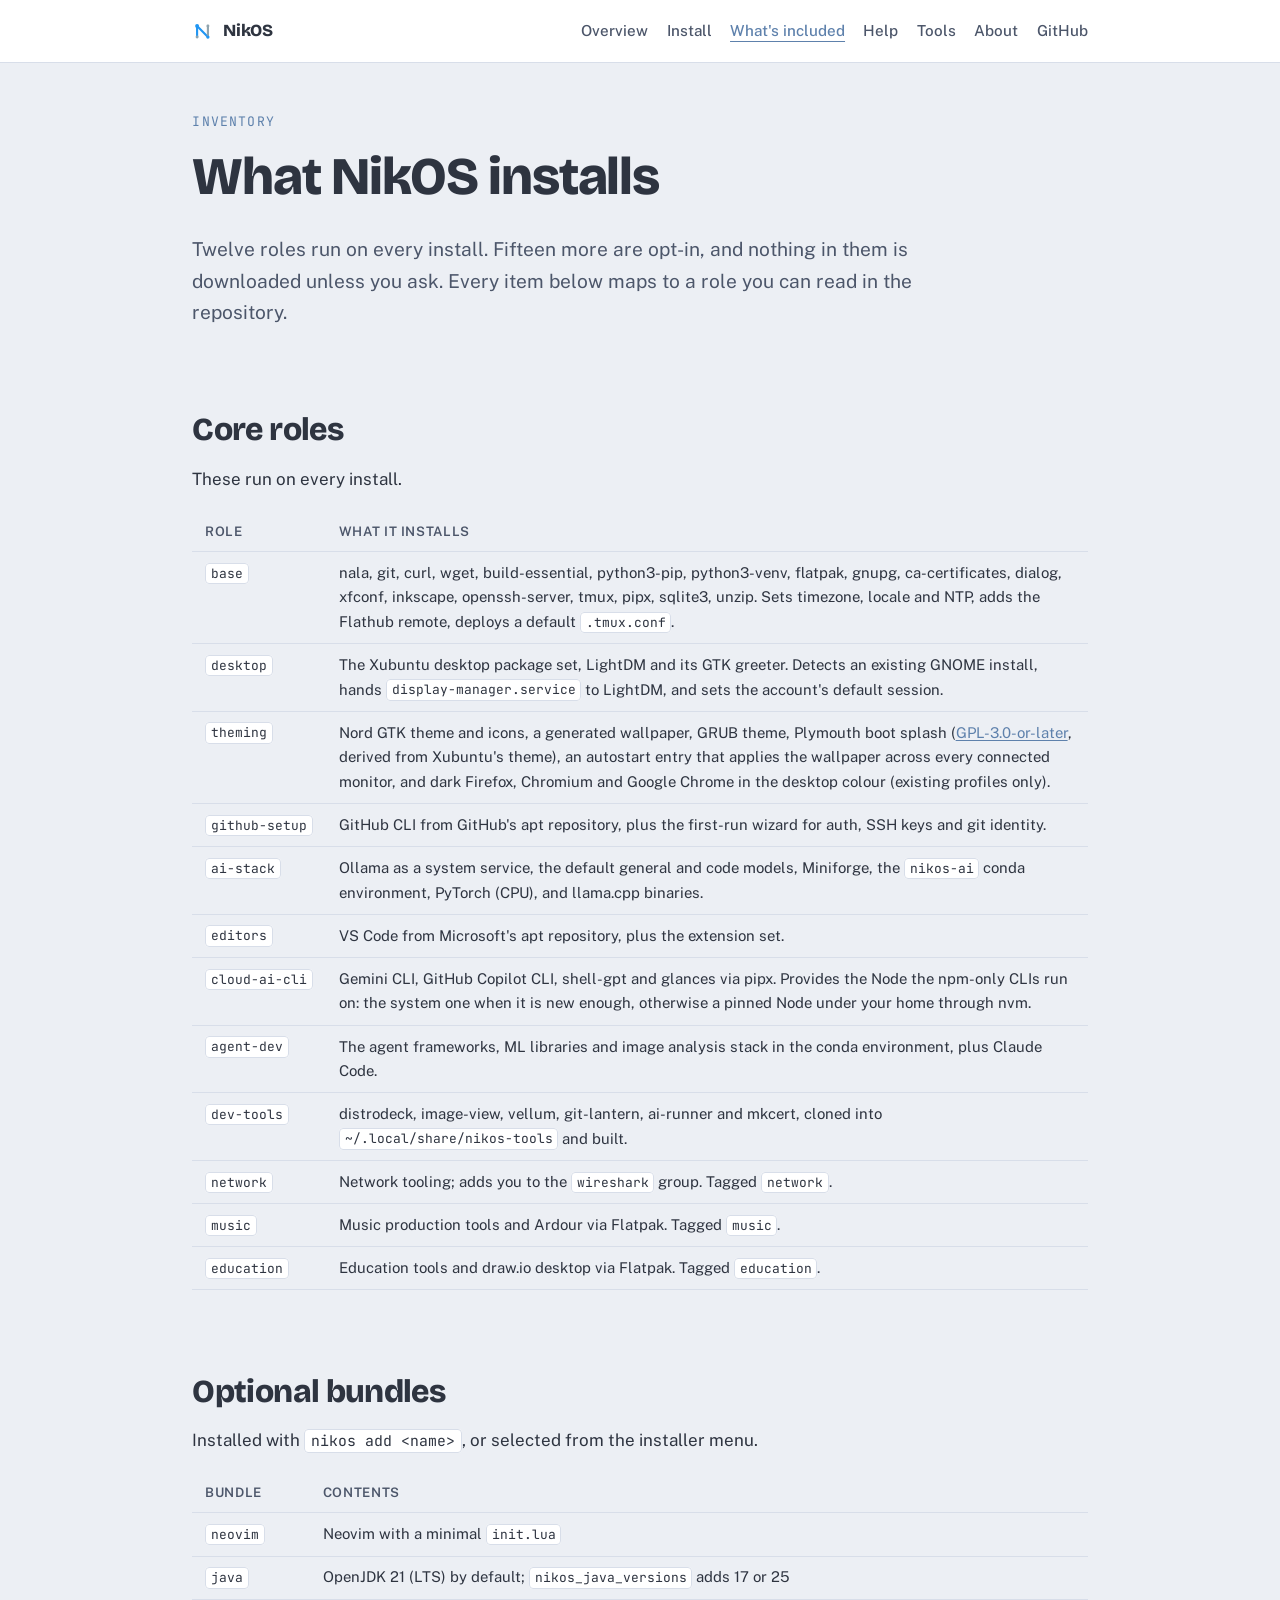
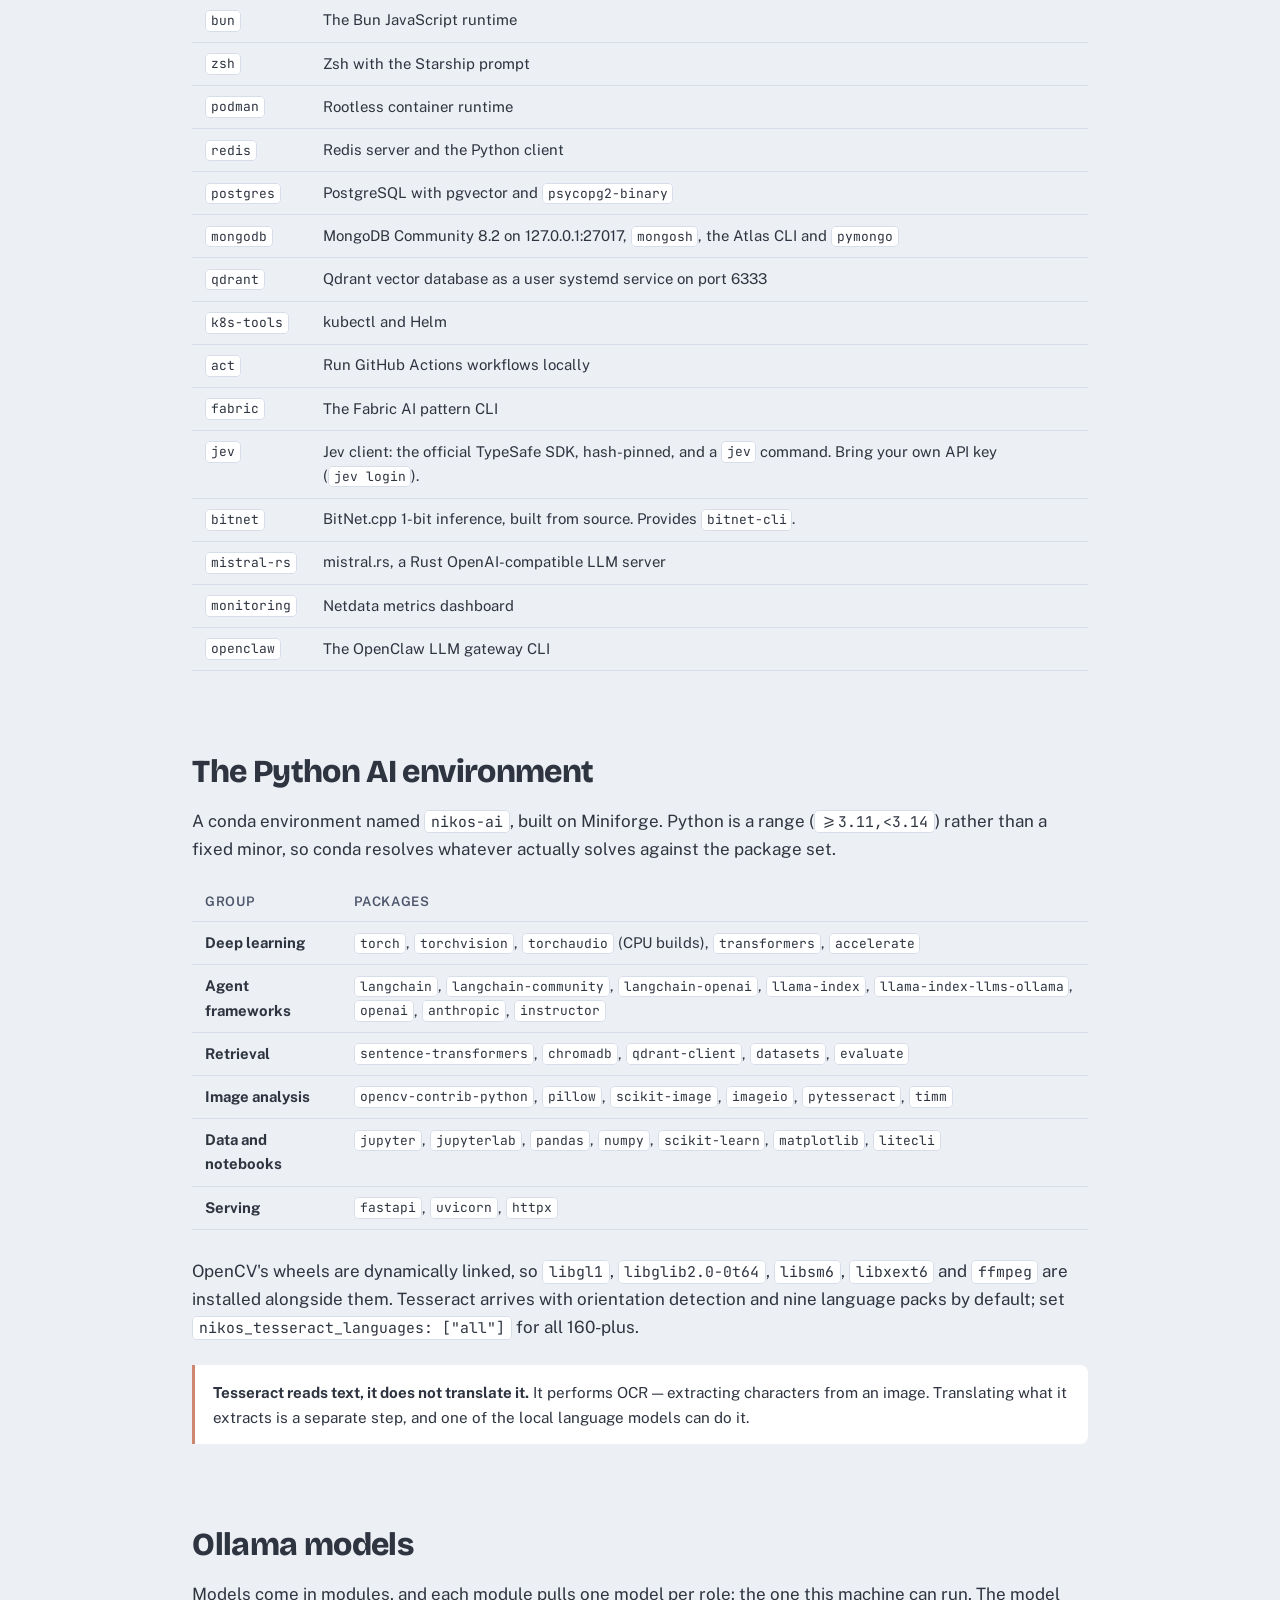
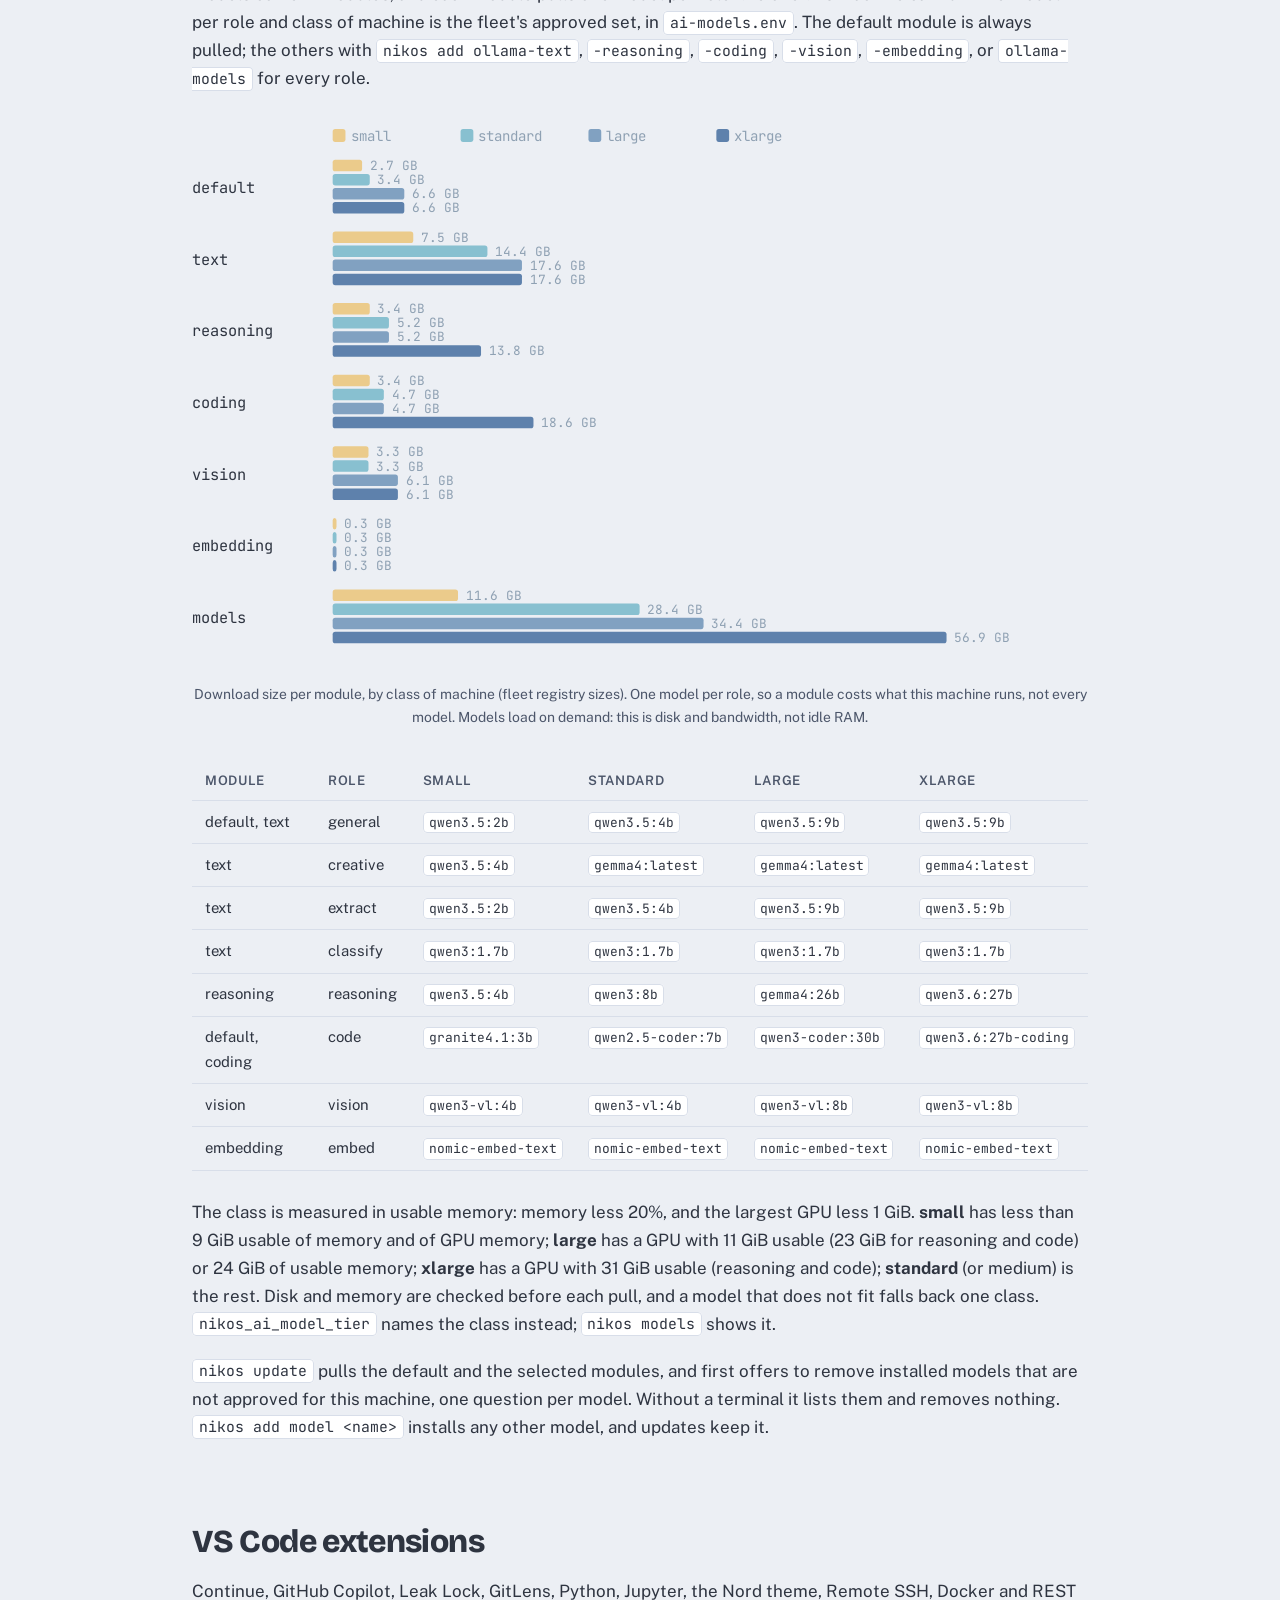
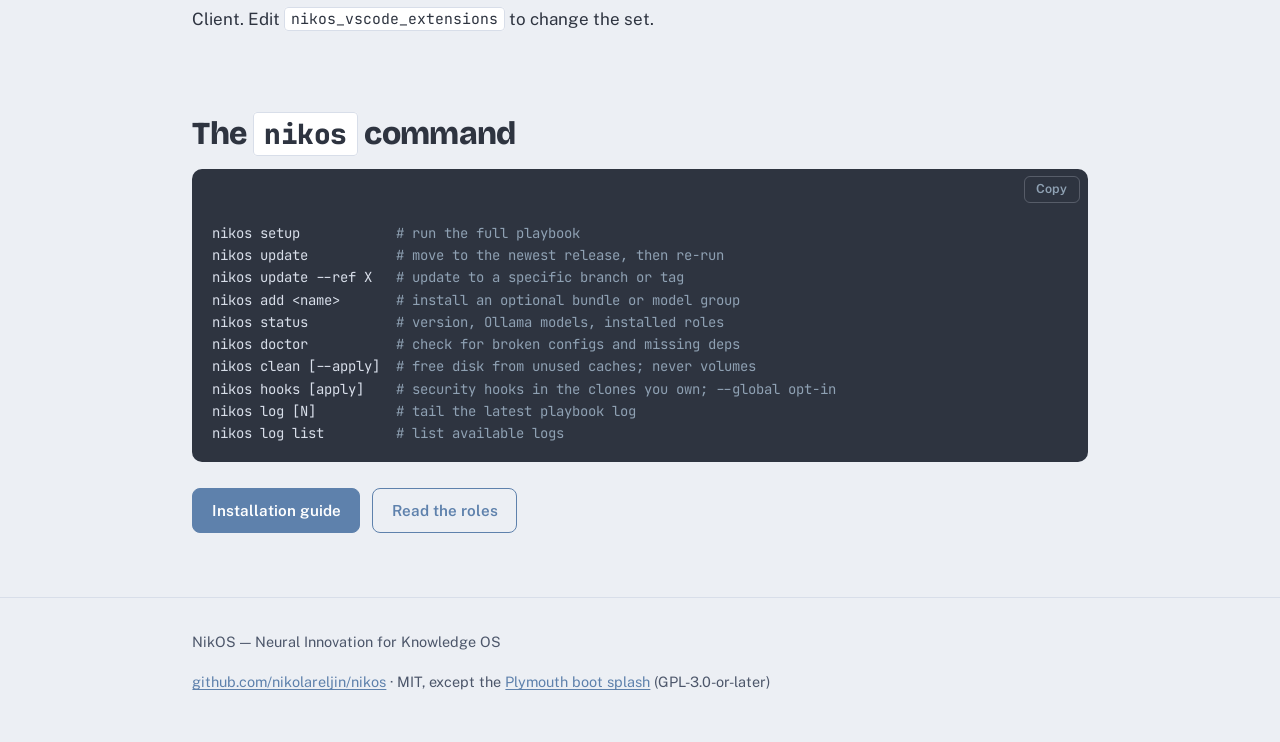
<file: site/included.html>
<!DOCTYPE html>
<html lang="en">
<head>
<meta charset="UTF-8">
<meta name="viewport" content="width=device-width, initial-scale=1.0">
<title>What NikOS installs</title>
<!-- seo -->
<meta name="description" content="The full NikOS inventory: core roles, optional bundles, the Python AI stack, Ollama models per machine class, and the nikos CLI.">
<meta name="keywords" content="Ollama models, AI tools, Python AI stack, VS Code, NikOS, AI workstation, Ubuntu, Ansible, Ollama, local AI">
<meta name="author" content="Nik Reljin">
<link rel="canonical" href="https://nikolareljin.github.io/nikos/included.html">
<meta property="og:site_name" content="NikOS">
<meta property="og:type" content="article">
<meta property="og:title" content="What NikOS installs">
<meta property="og:description" content="The full NikOS inventory: core roles, optional bundles, the Python AI stack, Ollama models per machine class, and the nikos CLI.">
<meta property="og:url" content="https://nikolareljin.github.io/nikos/included.html">
<meta property="og:image" content="https://nikolareljin.github.io/nikos/assets/og-image.png">
<meta property="og:image:width" content="1200">
<meta property="og:image:height" content="630">
<meta property="og:image:alt" content="The NikOS desktop: Xfce in Nord colours on Ubuntu LTS">
<meta name="twitter:card" content="summary_large_image">
<meta name="twitter:title" content="What NikOS installs">
<meta name="twitter:description" content="The full NikOS inventory: core roles, optional bundles, the Python AI stack, Ollama models per machine class, and the nikos CLI.">
<meta name="twitter:image" content="https://nikolareljin.github.io/nikos/assets/og-image.png">
<meta name="twitter:image:alt" content="The NikOS desktop: Xfce in Nord colours on Ubuntu LTS">
<script type="application/ld+json">{"@context":"https://schema.org","@type":"WebPage","name":"What NikOS installs","url":"https://nikolareljin.github.io/nikos/included.html","description":"The full NikOS inventory: core roles, optional bundles, the Python AI stack, Ollama models per machine class, and the nikos CLI.","about":{"@type":"SoftwareApplication","name":"NikOS","url":"https://nikolareljin.github.io/nikos/","applicationCategory":"DeveloperApplication","operatingSystem":"Ubuntu","author":{"@type":"Person","name":"Nik Reljin"}}}</script>
<!-- /seo -->
<link rel="icon" href="assets/menu-icon.svg">
<link rel="preconnect" href="https://fonts.googleapis.com">
<link rel="preconnect" href="https://fonts.gstatic.com" crossorigin>
<link href="https://fonts.googleapis.com/css2?family=Bricolage+Grotesque:opsz,wght@12..96,600;12..96,800&family=JetBrains+Mono:wght@400;700&family=Public+Sans:wght@400;500;600&display=swap" rel="stylesheet">
<link rel="stylesheet" href="style.css">
</head>
<body>
<a class="skip" href="#main">Skip to content</a>

<header class="site">
  <div class="wrap">
    <a class="brand" href="index.html"><img src="assets/menu-icon.svg" alt=""> NikOS</a>
    <nav class="site">
      <a href="index.html">Overview</a>
      <a href="install.html">Install</a>
      <a href="included.html" aria-current="page">What's included</a>
      <a href="help.html">Help</a>
      <a href="about.html#tool-suite">Tools</a>
      <a href="about.html">About</a>
      <a href="https://github.com/nikolareljin/nikos">GitHub</a>
    </nav>
  </div>
</header>

<main id="main">
<div class="wrap">

  <p class="tagline">Inventory</p>
  <h1>What NikOS installs</h1>
  <p class="lede">Twelve roles run on every install. Fifteen more are opt-in, and nothing in them is
  downloaded unless you ask. Every item below maps to a role you can read in the repository.</p>

  <h2>Core roles</h2>

  <p>These run on every install.</p>

  <div class="table-scroll">
  <table>
    <thead><tr><th>Role</th><th>What it installs</th></tr></thead>
    <tbody>
      <tr><td><code>base</code></td><td>nala, git, curl, wget, build-essential, python3-pip, python3-venv, flatpak, gnupg, ca-certificates, dialog, xfconf, inkscape, openssh-server, tmux, pipx, sqlite3, unzip. Sets timezone, locale and NTP, adds the Flathub remote, deploys a default <code>.tmux.conf</code>.</td></tr>
      <tr><td><code>desktop</code></td><td>The Xubuntu desktop package set, LightDM and its GTK greeter. Detects an existing GNOME install, hands <code>display-manager.service</code> to LightDM, and sets the account's default session.</td></tr>
      <tr><td><code>theming</code></td><td>Nord GTK theme and icons, a generated wallpaper, GRUB theme, Plymouth boot splash (<a href="https://github.com/nikolareljin/nikos/blob/main/THIRD-PARTY-NOTICES.md">GPL-3.0-or-later</a>, derived from Xubuntu's theme), an autostart entry that applies the wallpaper across every connected monitor, and dark Firefox, Chromium and Google Chrome in the desktop colour (existing profiles only).</td></tr>
      <tr><td><code>github-setup</code></td><td>GitHub CLI from GitHub's apt repository, plus the first-run wizard for auth, SSH keys and git identity.</td></tr>
      <tr><td><code>ai-stack</code></td><td>Ollama as a system service, the default general and code models, Miniforge, the <code>nikos-ai</code> conda environment, PyTorch (CPU), and llama.cpp binaries.</td></tr>
      <tr><td><code>editors</code></td><td>VS Code from Microsoft's apt repository, plus the extension set.</td></tr>
      <tr><td><code>cloud-ai-cli</code></td><td>Gemini CLI, GitHub Copilot CLI, shell-gpt and glances via pipx. Provides the Node the npm-only CLIs run on: the system one when it is new enough, otherwise a pinned Node under your home through nvm.</td></tr>
      <tr><td><code>agent-dev</code></td><td>The agent frameworks, ML libraries and image analysis stack in the conda environment, plus Claude Code.</td></tr>
      <tr><td><code>dev-tools</code></td><td>distrodeck, image-view, vellum, git-lantern, ai-runner and mkcert, cloned into <code>~/.local/share/nikos-tools</code> and built.</td></tr>
      <tr><td><code>network</code></td><td>Network tooling; adds you to the <code>wireshark</code> group. Tagged <code>network</code>.</td></tr>
      <tr><td><code>music</code></td><td>Music production tools and Ardour via Flatpak. Tagged <code>music</code>.</td></tr>
      <tr><td><code>education</code></td><td>Education tools and draw.io desktop via Flatpak. Tagged <code>education</code>.</td></tr>
    </tbody>
  </table>
  </div>

  <h2>Optional bundles</h2>

  <p>Installed with <code>nikos add &lt;name&gt;</code>, or selected from the installer menu.</p>

  <div class="table-scroll">
  <table>
    <thead><tr><th>Bundle</th><th>Contents</th></tr></thead>
    <tbody>
      <tr><td><code>neovim</code></td><td>Neovim with a minimal <code>init.lua</code></td></tr>
      <tr><td><code>java</code></td><td>OpenJDK 21 (LTS) by default; <code>nikos_java_versions</code> adds 17 or 25</td></tr>
      <tr><td><code>bun</code></td><td>The Bun JavaScript runtime</td></tr>
      <tr><td><code>zsh</code></td><td>Zsh with the Starship prompt</td></tr>
      <tr><td><code>podman</code></td><td>Rootless container runtime</td></tr>
      <tr><td><code>redis</code></td><td>Redis server and the Python client</td></tr>
      <tr><td><code>postgres</code></td><td>PostgreSQL with pgvector and <code>psycopg2-binary</code></td></tr>
      <tr><td><code>mongodb</code></td><td>MongoDB Community 8.2 on 127.0.0.1:27017, <code>mongosh</code>, the Atlas CLI and <code>pymongo</code></td></tr>
      <tr><td><code>qdrant</code></td><td>Qdrant vector database as a user systemd service on port 6333</td></tr>
      <tr><td><code>k8s-tools</code></td><td>kubectl and Helm</td></tr>
      <tr><td><code>act</code></td><td>Run GitHub Actions workflows locally</td></tr>
      <tr><td><code>fabric</code></td><td>The Fabric AI pattern CLI</td></tr>
      <tr><td><code>jev</code></td><td>Jev client: the official TypeSafe SDK, hash-pinned, and a <code>jev</code> command. Bring your own API key (<code>jev login</code>).</td></tr>
      <tr><td><code>bitnet</code></td><td>BitNet.cpp 1-bit inference, built from source. Provides <code>bitnet-cli</code>.</td></tr>
      <tr><td><code>mistral-rs</code></td><td>mistral.rs, a Rust OpenAI-compatible LLM server</td></tr>
      <tr><td><code>monitoring</code></td><td>Netdata metrics dashboard</td></tr>
      <tr><td><code>openclaw</code></td><td>The OpenClaw LLM gateway CLI</td></tr>
    </tbody>
  </table>
  </div>

  <h2>The Python AI environment</h2>

  <p>A conda environment named <code>nikos-ai</code>, built on Miniforge. Python is a range
  (<code>&gt;=3.11,&lt;3.14</code>) rather than a fixed minor, so conda resolves whatever actually solves
  against the package set.</p>

  <div class="table-scroll">
  <table>
    <thead><tr><th>Group</th><th>Packages</th></tr></thead>
    <tbody>
      <tr><td><strong>Deep learning</strong></td><td><code>torch</code>, <code>torchvision</code>, <code>torchaudio</code> (CPU builds), <code>transformers</code>, <code>accelerate</code></td></tr>
      <tr><td><strong>Agent frameworks</strong></td><td><code>langchain</code>, <code>langchain-community</code>, <code>langchain-openai</code>, <code>llama-index</code>, <code>llama-index-llms-ollama</code>, <code>openai</code>, <code>anthropic</code>, <code>instructor</code></td></tr>
      <tr><td><strong>Retrieval</strong></td><td><code>sentence-transformers</code>, <code>chromadb</code>, <code>qdrant-client</code>, <code>datasets</code>, <code>evaluate</code></td></tr>
      <tr><td><strong>Image analysis</strong></td><td><code>opencv-contrib-python</code>, <code>pillow</code>, <code>scikit-image</code>, <code>imageio</code>, <code>pytesseract</code>, <code>timm</code></td></tr>
      <tr><td><strong>Data and notebooks</strong></td><td><code>jupyter</code>, <code>jupyterlab</code>, <code>pandas</code>, <code>numpy</code>, <code>scikit-learn</code>, <code>matplotlib</code>, <code>litecli</code></td></tr>
      <tr><td><strong>Serving</strong></td><td><code>fastapi</code>, <code>uvicorn</code>, <code>httpx</code></td></tr>
    </tbody>
  </table>
  </div>

  <p>OpenCV's wheels are dynamically linked, so <code>libgl1</code>, <code>libglib2.0-0t64</code>,
  <code>libsm6</code>, <code>libxext6</code> and <code>ffmpeg</code> are installed alongside them.
  Tesseract arrives with orientation detection and nine language packs by default; set
  <code>nikos_tesseract_languages: ["all"]</code> for all 160-plus.</p>

  <div class="note">
    <strong>Tesseract reads text, it does not translate it.</strong> It performs OCR — extracting characters
    from an image. Translating what it extracts is a separate step, and one of the local language models
    can do it.
  </div>

  <h2>Ollama models</h2>

  <p>Models come in modules, and each module pulls one model per role: the one this machine can
  run. The model per role and class of machine is the fleet's approved set, in
  <code>ai-models.env</code>. The default module is always pulled; the others with
  <code>nikos add ollama-text</code>, <code>-reasoning</code>, <code>-coding</code>, <code>-vision</code>,
  <code>-embedding</code>, or <code>ollama-models</code> for every role.</p>

  <figure>
    <svg viewBox="0 0 700 428" role="img" aria-labelledby="sizes-title">
      <title id="sizes-title">Download size of each Ollama module by class of machine: default small 2.7 GB, standard 3.4 GB, large 6.6 GB, xlarge 6.6 GB; text small 7.5 GB, standard 14.4 GB, large 17.6 GB, xlarge 17.6 GB; reasoning small 3.4 GB, standard 5.2 GB, large 5.2 GB, xlarge 13.8 GB; coding small 3.4 GB, standard 4.7 GB, large 4.7 GB, xlarge 18.6 GB; vision small 3.3 GB, standard 3.3 GB, large 6.1 GB, xlarge 6.1 GB; embedding small 0.3 GB, standard 0.3 GB, large 0.3 GB, xlarge 0.3 GB; models small 11.6 GB, standard 28.4 GB, large 34.4 GB, xlarge 56.9 GB</title>
      <g font-family="JetBrains Mono, monospace" font-size="12">
        <rect x="110" y="4" width="10" height="10" rx="2" fill="#EBCB8B"/><text x="124" y="13" fill="#8FA1B3" font-size="11">small</text>
        <rect x="210" y="4" width="10" height="10" rx="2" fill="#88C0D0"/><text x="224" y="13" fill="#8FA1B3" font-size="11">standard</text>
        <rect x="310" y="4" width="10" height="10" rx="2" fill="#81A1C1"/><text x="324" y="13" fill="#8FA1B3" font-size="11">large</text>
        <rect x="410" y="4" width="10" height="10" rx="2" fill="#5E81AC"/><text x="424" y="13" fill="#8FA1B3" font-size="11">xlarge</text>
        <g>
          <text x="0" y="54" fill="currentColor">default</text>
          <rect x="110" y="28" width="23" height="9" rx="2" fill="#EBCB8B"/>
          <text x="139" y="36" fill="#8FA1B3" font-size="10">2.7 GB</text>
          <rect x="110" y="39" width="29" height="9" rx="2" fill="#88C0D0"/>
          <text x="145" y="47" fill="#8FA1B3" font-size="10">3.4 GB</text>
          <rect x="110" y="50" width="56" height="9" rx="2" fill="#81A1C1"/>
          <text x="172" y="58" fill="#8FA1B3" font-size="10">6.6 GB</text>
          <rect x="110" y="61" width="56" height="9" rx="2" fill="#5E81AC"/>
          <text x="172" y="69" fill="#8FA1B3" font-size="10">6.6 GB</text>
        </g>
        <g>
          <text x="0" y="110" fill="currentColor">text</text>
          <rect x="110" y="84" width="63" height="9" rx="2" fill="#EBCB8B"/>
          <text x="179" y="92" fill="#8FA1B3" font-size="10">7.5 GB</text>
          <rect x="110" y="95" width="121" height="9" rx="2" fill="#88C0D0"/>
          <text x="237" y="103" fill="#8FA1B3" font-size="10">14.4 GB</text>
          <rect x="110" y="106" width="148" height="9" rx="2" fill="#81A1C1"/>
          <text x="264" y="114" fill="#8FA1B3" font-size="10">17.6 GB</text>
          <rect x="110" y="117" width="148" height="9" rx="2" fill="#5E81AC"/>
          <text x="264" y="125" fill="#8FA1B3" font-size="10">17.6 GB</text>
        </g>
        <g>
          <text x="0" y="166" fill="currentColor">reasoning</text>
          <rect x="110" y="140" width="29" height="9" rx="2" fill="#EBCB8B"/>
          <text x="145" y="148" fill="#8FA1B3" font-size="10">3.4 GB</text>
          <rect x="110" y="151" width="44" height="9" rx="2" fill="#88C0D0"/>
          <text x="160" y="159" fill="#8FA1B3" font-size="10">5.2 GB</text>
          <rect x="110" y="162" width="44" height="9" rx="2" fill="#81A1C1"/>
          <text x="160" y="170" fill="#8FA1B3" font-size="10">5.2 GB</text>
          <rect x="110" y="173" width="116" height="9" rx="2" fill="#5E81AC"/>
          <text x="232" y="181" fill="#8FA1B3" font-size="10">13.8 GB</text>
        </g>
        <g>
          <text x="0" y="222" fill="currentColor">coding</text>
          <rect x="110" y="196" width="29" height="9" rx="2" fill="#EBCB8B"/>
          <text x="145" y="204" fill="#8FA1B3" font-size="10">3.4 GB</text>
          <rect x="110" y="207" width="40" height="9" rx="2" fill="#88C0D0"/>
          <text x="156" y="215" fill="#8FA1B3" font-size="10">4.7 GB</text>
          <rect x="110" y="218" width="40" height="9" rx="2" fill="#81A1C1"/>
          <text x="156" y="226" fill="#8FA1B3" font-size="10">4.7 GB</text>
          <rect x="110" y="229" width="157" height="9" rx="2" fill="#5E81AC"/>
          <text x="273" y="237" fill="#8FA1B3" font-size="10">18.6 GB</text>
        </g>
        <g>
          <text x="0" y="278" fill="currentColor">vision</text>
          <rect x="110" y="252" width="28" height="9" rx="2" fill="#EBCB8B"/>
          <text x="144" y="260" fill="#8FA1B3" font-size="10">3.3 GB</text>
          <rect x="110" y="263" width="28" height="9" rx="2" fill="#88C0D0"/>
          <text x="144" y="271" fill="#8FA1B3" font-size="10">3.3 GB</text>
          <rect x="110" y="274" width="51" height="9" rx="2" fill="#81A1C1"/>
          <text x="167" y="282" fill="#8FA1B3" font-size="10">6.1 GB</text>
          <rect x="110" y="285" width="51" height="9" rx="2" fill="#5E81AC"/>
          <text x="167" y="293" fill="#8FA1B3" font-size="10">6.1 GB</text>
        </g>
        <g>
          <text x="0" y="334" fill="currentColor">embedding</text>
          <rect x="110" y="308" width="3" height="9" rx="2" fill="#EBCB8B"/>
          <text x="119" y="316" fill="#8FA1B3" font-size="10">0.3 GB</text>
          <rect x="110" y="319" width="3" height="9" rx="2" fill="#88C0D0"/>
          <text x="119" y="327" fill="#8FA1B3" font-size="10">0.3 GB</text>
          <rect x="110" y="330" width="3" height="9" rx="2" fill="#81A1C1"/>
          <text x="119" y="338" fill="#8FA1B3" font-size="10">0.3 GB</text>
          <rect x="110" y="341" width="3" height="9" rx="2" fill="#5E81AC"/>
          <text x="119" y="349" fill="#8FA1B3" font-size="10">0.3 GB</text>
        </g>
        <g>
          <text x="0" y="390" fill="currentColor">models</text>
          <rect x="110" y="364" width="98" height="9" rx="2" fill="#EBCB8B"/>
          <text x="214" y="372" fill="#8FA1B3" font-size="10">11.6 GB</text>
          <rect x="110" y="375" width="240" height="9" rx="2" fill="#88C0D0"/>
          <text x="356" y="383" fill="#8FA1B3" font-size="10">28.4 GB</text>
          <rect x="110" y="386" width="290" height="9" rx="2" fill="#81A1C1"/>
          <text x="406" y="394" fill="#8FA1B3" font-size="10">34.4 GB</text>
          <rect x="110" y="397" width="480" height="9" rx="2" fill="#5E81AC"/>
          <text x="596" y="405" fill="#8FA1B3" font-size="10">56.9 GB</text>
        </g>
      </g>
    </svg>
    <figcaption>Download size per module, by class of machine (fleet registry sizes). One model per role, so a module costs what this machine runs, not every model. Models load on demand: this is disk and bandwidth, not idle RAM.</figcaption>
  </figure>

  <div class="table-scroll">
  <table>
    <thead><tr><th>Module</th><th>Role</th><th>small</th><th>standard</th><th>large</th><th>xlarge</th></tr></thead>
    <tbody>
      <tr><td>default, text</td><td>general</td><td><code>qwen3.5:2b</code></td><td><code>qwen3.5:4b</code></td><td><code>qwen3.5:9b</code></td><td><code>qwen3.5:9b</code></td></tr>
      <tr><td>text</td><td>creative</td><td><code>qwen3.5:4b</code></td><td><code>gemma4:latest</code></td><td><code>gemma4:latest</code></td><td><code>gemma4:latest</code></td></tr>
      <tr><td>text</td><td>extract</td><td><code>qwen3.5:2b</code></td><td><code>qwen3.5:4b</code></td><td><code>qwen3.5:9b</code></td><td><code>qwen3.5:9b</code></td></tr>
      <tr><td>text</td><td>classify</td><td><code>qwen3:1.7b</code></td><td><code>qwen3:1.7b</code></td><td><code>qwen3:1.7b</code></td><td><code>qwen3:1.7b</code></td></tr>
      <tr><td>reasoning</td><td>reasoning</td><td><code>qwen3.5:4b</code></td><td><code>qwen3:8b</code></td><td><code>gemma4:26b</code></td><td><code>qwen3.6:27b</code></td></tr>
      <tr><td>default, coding</td><td>code</td><td><code>granite4.1:3b</code></td><td><code>qwen2.5-coder:7b</code></td><td><code>qwen3-coder:30b</code></td><td><code>qwen3.6:27b-coding</code></td></tr>
      <tr><td>vision</td><td>vision</td><td><code>qwen3-vl:4b</code></td><td><code>qwen3-vl:4b</code></td><td><code>qwen3-vl:8b</code></td><td><code>qwen3-vl:8b</code></td></tr>
      <tr><td>embedding</td><td>embed</td><td><code>nomic-embed-text</code></td><td><code>nomic-embed-text</code></td><td><code>nomic-embed-text</code></td><td><code>nomic-embed-text</code></td></tr>
    </tbody>
  </table>
  </div>

  <p>The class is measured in usable memory: memory less 20%, and the largest GPU less 1&nbsp;GiB.
  <strong>small</strong> has less than 9&nbsp;GiB usable of memory and of GPU memory;
  <strong>large</strong> has a GPU with 11&nbsp;GiB usable (23&nbsp;GiB for reasoning and code) or 24&nbsp;GiB
  of usable memory; <strong>xlarge</strong> has a GPU with 31&nbsp;GiB usable (reasoning and code);
  <strong>standard</strong> (or medium) is the rest. Disk and memory
  are checked before each pull, and a model that does not fit falls back one class.
  <code>nikos_ai_model_tier</code> names the class instead; <code>nikos models</code> shows it.</p>

  <p><code>nikos update</code> pulls the default and the selected modules, and first offers to remove
  installed models that are not approved for this machine, one question per model. Without a terminal it
  lists them and removes nothing. <code>nikos add model &lt;name&gt;</code> installs any other model, and
  updates keep it.</p>

  <h2>VS Code extensions</h2>

  <p>Continue, GitHub Copilot, Leak Lock, GitLens, Python, Jupyter, the Nord theme, Remote SSH, Docker
  and REST Client. Edit <code>nikos_vscode_extensions</code> to change the set.</p>

  <h2>The <code>nikos</code> command</h2>

<pre><code>nikos setup            <span class="c"># run the full playbook</span>
nikos update           <span class="c"># move to the newest release, then re-run</span>
nikos update --ref X   <span class="c"># update to a specific branch or tag</span>
nikos add &lt;name&gt;       <span class="c"># install an optional bundle or model group</span>
nikos status           <span class="c"># version, Ollama models, installed roles</span>
nikos doctor           <span class="c"># check for broken configs and missing deps</span>
nikos clean [--apply]  <span class="c"># free disk from unused caches; never volumes</span>
nikos hooks [apply]    <span class="c"># security hooks in the clones you own; --global opt-in</span>
nikos log [N]          <span class="c"># tail the latest playbook log</span>
nikos log list         <span class="c"># list available logs</span></code></pre>

  <div class="actions">
    <a class="btn btn-primary" href="install.html">Installation guide</a>
    <a class="btn btn-ghost" href="https://github.com/nikolareljin/nikos">Read the roles</a>
  </div>

</div>
</main>

<footer class="site">
  <div class="wrap">
    <span>NikOS — Neural Innovation for Knowledge OS</span>
    <span><a href="https://github.com/nikolareljin/nikos">github.com/nikolareljin/nikos</a> · MIT, except the <a href="https://github.com/nikolareljin/nikos/blob/main/THIRD-PARTY-NOTICES.md">Plymouth boot splash</a> (GPL-3.0-or-later)</span>
  </div>
</footer>

<script src="copy.js" defer></script>
</body>
</html>
</file>
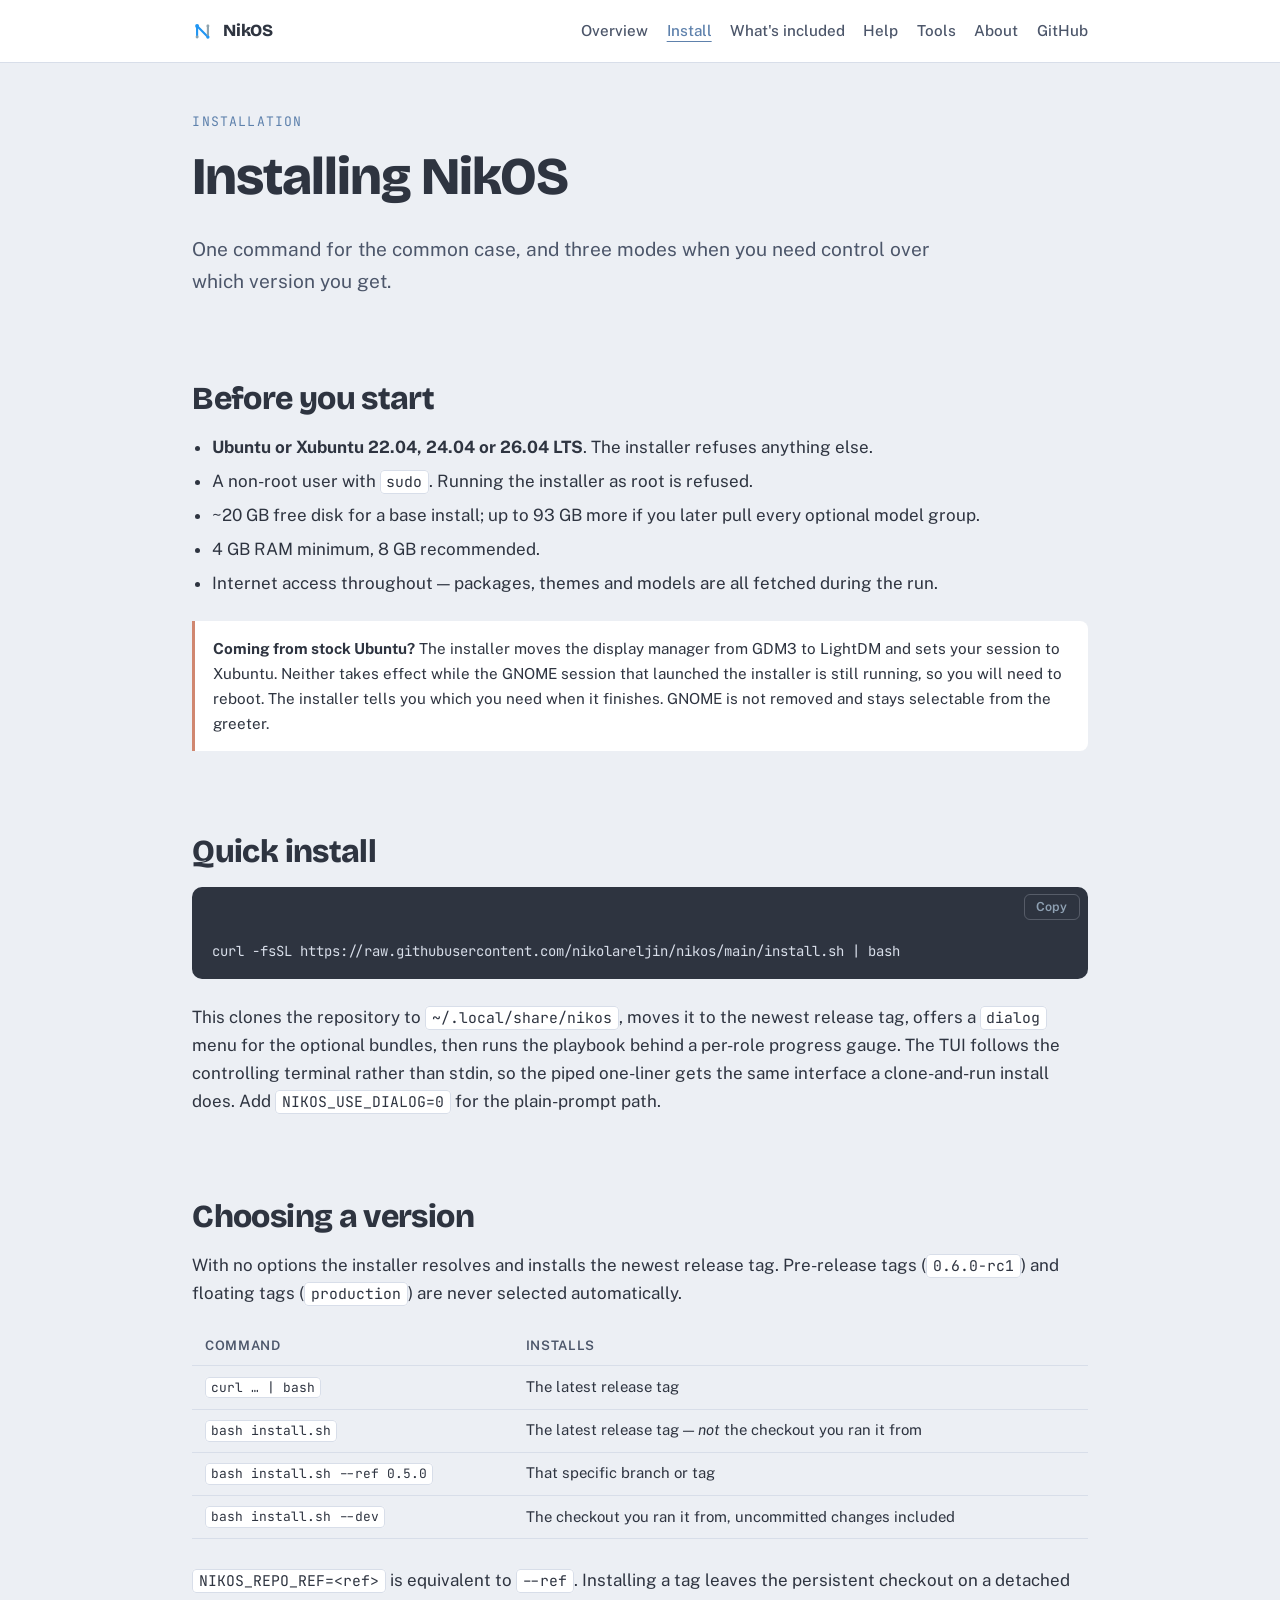
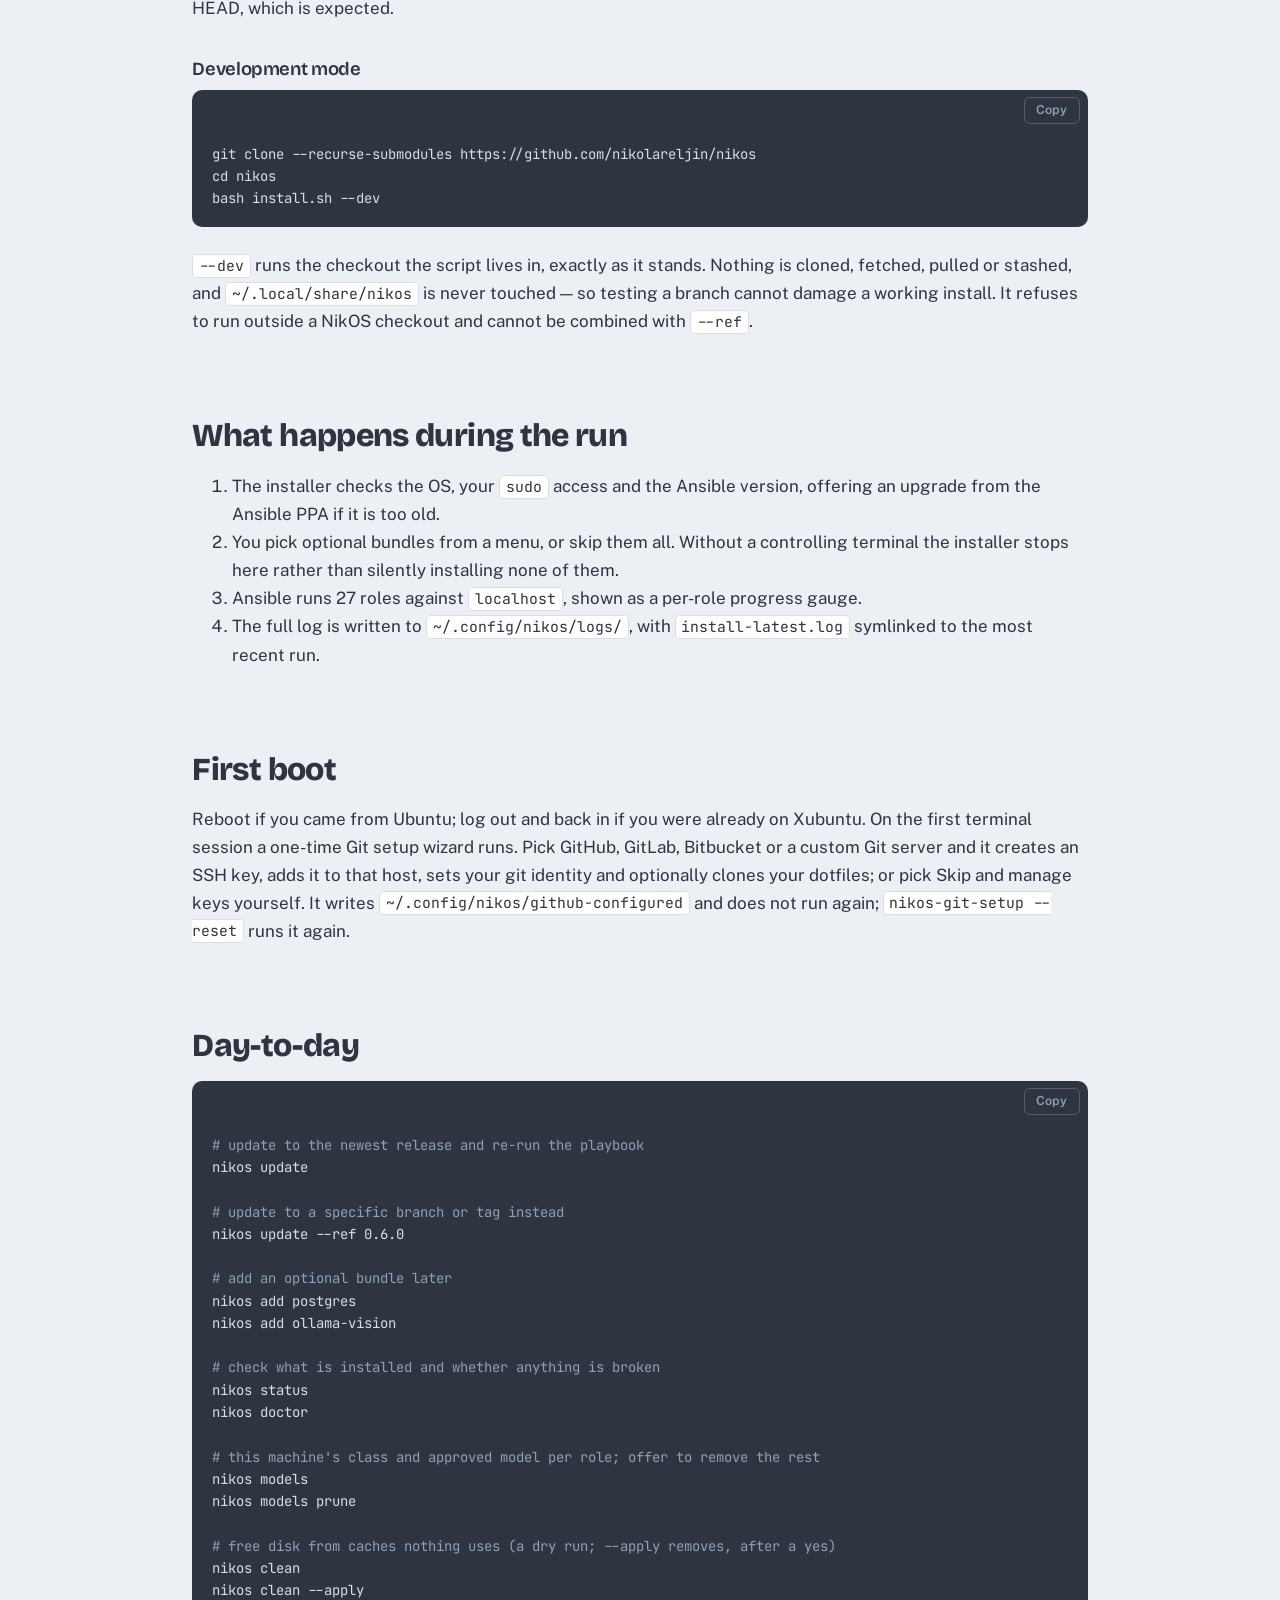
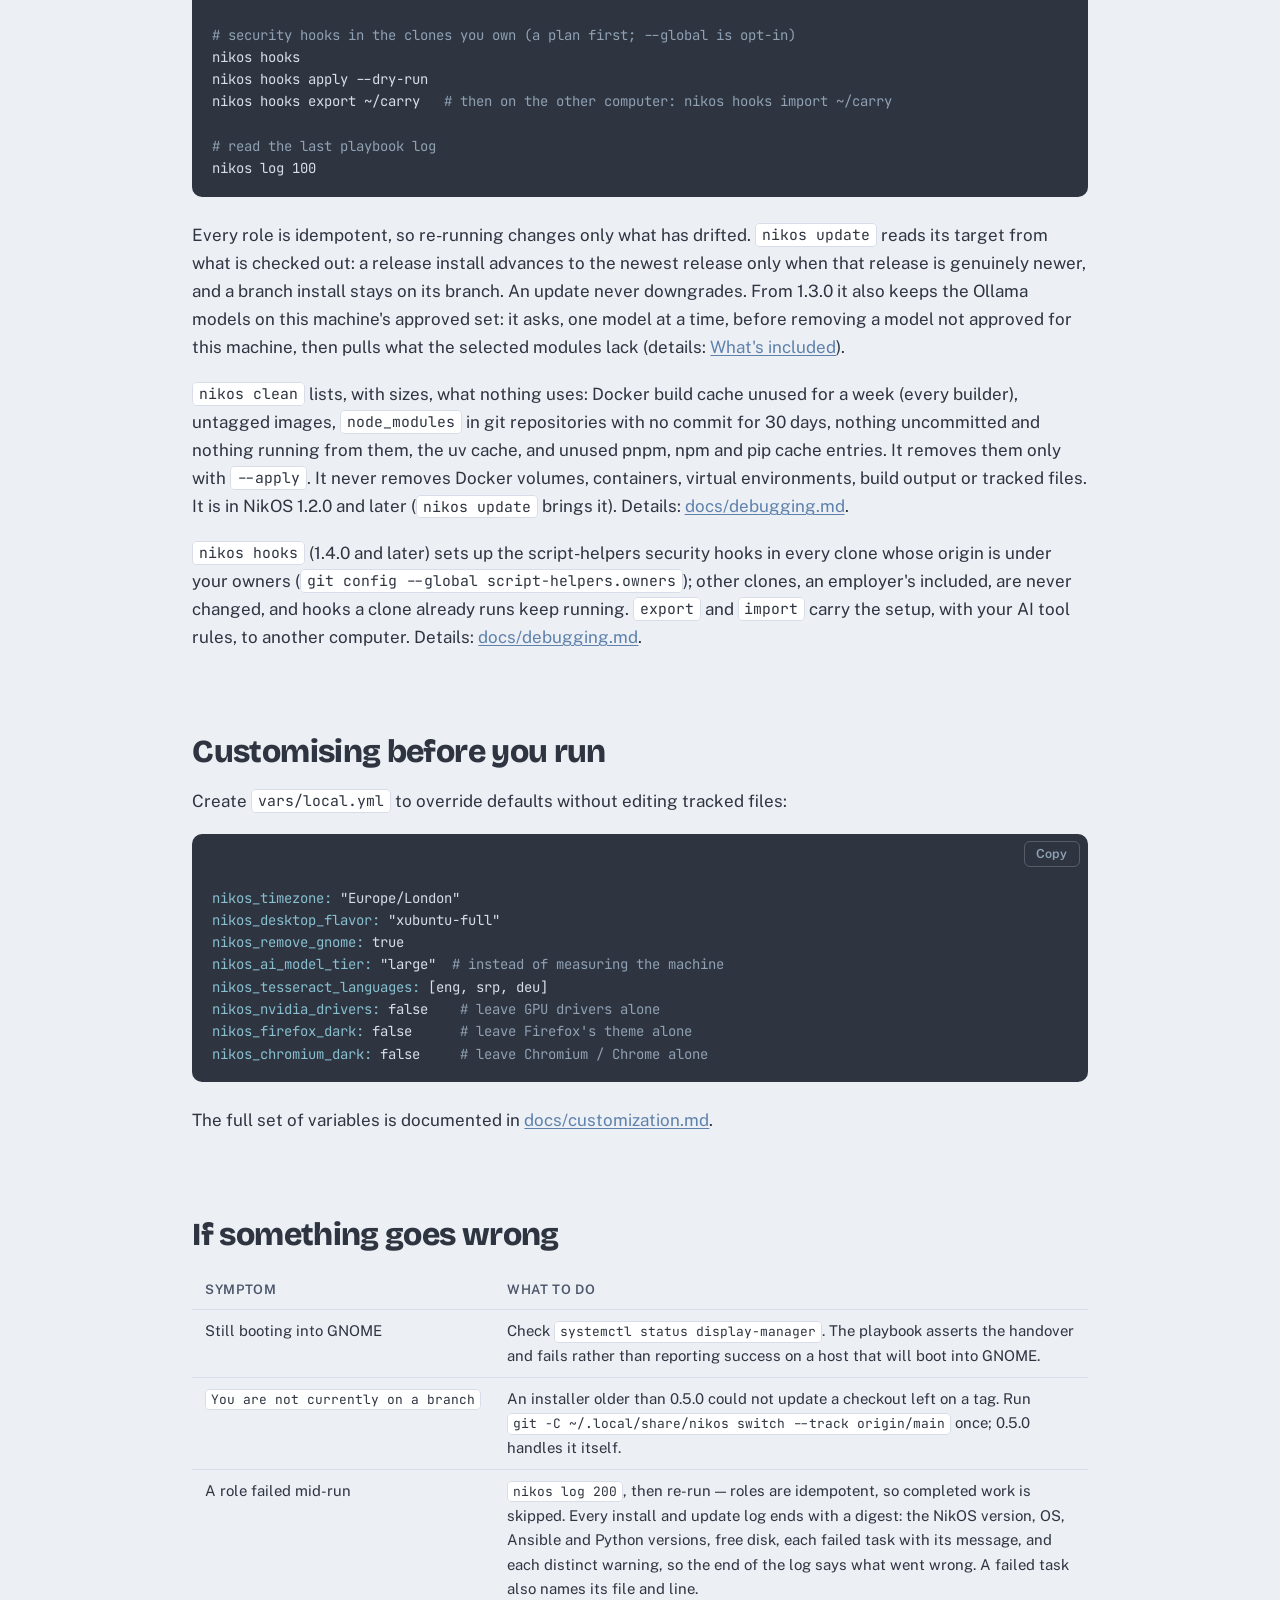
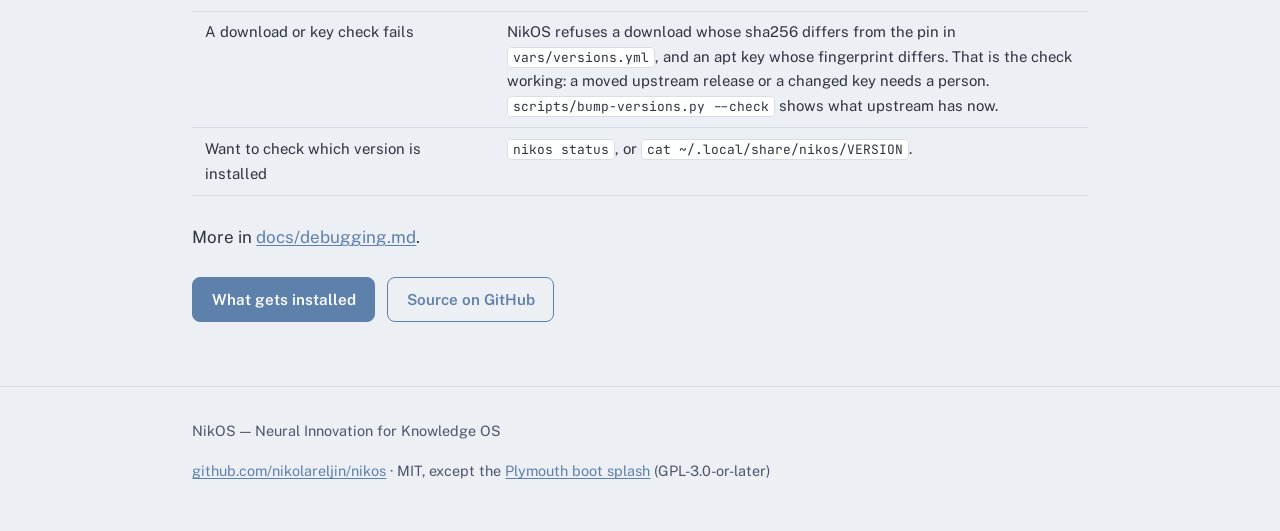
<file: site/install.html>
<!DOCTYPE html>
<html lang="en">
<head>
<meta charset="UTF-8">
<meta name="viewport" content="width=device-width, initial-scale=1.0">
<title>Installing NikOS</title>
<!-- seo -->
<meta name="description" content="Install NikOS on Ubuntu 22.04, 24.04 or 26.04: requirements, the three install modes, first boot, updating, and recovery.">
<meta name="keywords" content="install, Ubuntu setup, nikos update, recovery, NikOS, AI workstation, Ubuntu, Ansible, Ollama, local AI">
<meta name="author" content="Nik Reljin">
<link rel="canonical" href="https://nikolareljin.github.io/nikos/install.html">
<meta property="og:site_name" content="NikOS">
<meta property="og:type" content="article">
<meta property="og:title" content="Installing NikOS">
<meta property="og:description" content="Install NikOS on Ubuntu 22.04, 24.04 or 26.04: requirements, the three install modes, first boot, updating, and recovery.">
<meta property="og:url" content="https://nikolareljin.github.io/nikos/install.html">
<meta property="og:image" content="https://nikolareljin.github.io/nikos/assets/og-image.png">
<meta property="og:image:width" content="1200">
<meta property="og:image:height" content="630">
<meta property="og:image:alt" content="The NikOS desktop: Xfce in Nord colours on Ubuntu LTS">
<meta name="twitter:card" content="summary_large_image">
<meta name="twitter:title" content="Installing NikOS">
<meta name="twitter:description" content="Install NikOS on Ubuntu 22.04, 24.04 or 26.04: requirements, the three install modes, first boot, updating, and recovery.">
<meta name="twitter:image" content="https://nikolareljin.github.io/nikos/assets/og-image.png">
<meta name="twitter:image:alt" content="The NikOS desktop: Xfce in Nord colours on Ubuntu LTS">
<script type="application/ld+json">{"@context":"https://schema.org","@type":"WebPage","name":"Installing NikOS","url":"https://nikolareljin.github.io/nikos/install.html","description":"Install NikOS on Ubuntu 22.04, 24.04 or 26.04: requirements, the three install modes, first boot, updating, and recovery.","about":{"@type":"SoftwareApplication","name":"NikOS","url":"https://nikolareljin.github.io/nikos/","applicationCategory":"DeveloperApplication","operatingSystem":"Ubuntu","author":{"@type":"Person","name":"Nik Reljin"}}}</script>
<!-- /seo -->
<link rel="icon" href="assets/menu-icon.svg">
<link rel="preconnect" href="https://fonts.googleapis.com">
<link rel="preconnect" href="https://fonts.gstatic.com" crossorigin>
<link href="https://fonts.googleapis.com/css2?family=Bricolage+Grotesque:opsz,wght@12..96,600;12..96,800&family=JetBrains+Mono:wght@400;700&family=Public+Sans:wght@400;500;600&display=swap" rel="stylesheet">
<link rel="stylesheet" href="style.css">
</head>
<body>
<a class="skip" href="#main">Skip to content</a>

<header class="site">
  <div class="wrap">
    <a class="brand" href="index.html"><img src="assets/menu-icon.svg" alt=""> NikOS</a>
    <nav class="site">
      <a href="index.html">Overview</a>
      <a href="install.html" aria-current="page">Install</a>
      <a href="included.html">What's included</a>
      <a href="help.html">Help</a>
      <a href="about.html#tool-suite">Tools</a>
      <a href="about.html">About</a>
      <a href="https://github.com/nikolareljin/nikos">GitHub</a>
    </nav>
  </div>
</header>

<main id="main">
<div class="wrap">

  <p class="tagline">Installation</p>
  <h1>Installing NikOS</h1>
  <p class="lede">One command for the common case, and three modes when you need control over which
  version you get.</p>

  <h2>Before you start</h2>

  <ul class="tight">
    <li><strong>Ubuntu or Xubuntu 22.04, 24.04 or 26.04 LTS</strong>. The installer refuses anything else.</li>
    <li>A non-root user with <code>sudo</code>. Running the installer as root is refused.</li>
    <li>~20&nbsp;GB free disk for a base install; up to 93&nbsp;GB more if you later pull every optional model group.</li>
    <li>4&nbsp;GB RAM minimum, 8&nbsp;GB recommended.</li>
    <li>Internet access throughout — packages, themes and models are all fetched during the run.</li>
  </ul>

  <div class="note">
    <strong>Coming from stock Ubuntu?</strong> The installer moves the display manager from GDM3 to LightDM
    and sets your session to Xubuntu. Neither takes effect while the GNOME session that launched the
    installer is still running, so you will need to reboot. The installer tells you which you need when it
    finishes. GNOME is not removed and stays selectable from the greeter.
  </div>

  <h2>Quick install</h2>

<pre><code>curl -fsSL https://raw.githubusercontent.com/nikolareljin/nikos/main/install.sh | bash</code></pre>

  <p>This clones the repository to <code>~/.local/share/nikos</code>, moves it to the newest release tag,
  offers a <code>dialog</code> menu for the optional bundles, then runs the playbook behind a per-role
  progress gauge. The TUI follows the controlling terminal rather than stdin, so the piped
  one-liner gets the same interface a clone-and-run install does. Add
  <code>NIKOS_USE_DIALOG=0</code> for the plain-prompt path.</p>

  <h2>Choosing a version</h2>

  <p>With no options the installer resolves and installs the newest release tag. Pre-release tags
  (<code>0.6.0-rc1</code>) and floating tags (<code>production</code>) are never selected automatically.</p>

  <div class="table-scroll">
  <table>
    <thead><tr><th>Command</th><th>Installs</th></tr></thead>
    <tbody>
      <tr><td><code>curl … | bash</code></td><td>The latest release tag</td></tr>
      <tr><td><code>bash install.sh</code></td><td>The latest release tag — <em>not</em> the checkout you ran it from</td></tr>
      <tr><td><code>bash install.sh --ref 0.5.0</code></td><td>That specific branch or tag</td></tr>
      <tr><td><code>bash install.sh --dev</code></td><td>The checkout you ran it from, uncommitted changes included</td></tr>
    </tbody>
  </table>
  </div>

  <p><code>NIKOS_REPO_REF=&lt;ref&gt;</code> is equivalent to <code>--ref</code>. Installing a tag leaves the
  persistent checkout on a detached HEAD, which is expected.</p>

  <h3>Development mode</h3>

<pre><code>git clone --recurse-submodules https://github.com/nikolareljin/nikos
cd nikos
bash install.sh --dev</code></pre>

  <p><code>--dev</code> runs the checkout the script lives in, exactly as it stands. Nothing is cloned,
  fetched, pulled or stashed, and <code>~/.local/share/nikos</code> is never touched — so testing a branch
  cannot damage a working install. It refuses to run outside a NikOS checkout and cannot be combined
  with <code>--ref</code>.</p>

  <h2>What happens during the run</h2>

  <ol class="tight">
    <li>The installer checks the OS, your <code>sudo</code> access and the Ansible version, offering an
      upgrade from the Ansible PPA if it is too old.</li>
    <li>You pick optional bundles from a menu, or skip them all. Without a controlling terminal
      the installer stops here rather than silently installing none of them.</li>
    <li>Ansible runs 27 roles against <code>localhost</code>, shown as a per-role progress gauge.</li>
    <li>The full log is written to <code>~/.config/nikos/logs/</code>, with
      <code>install-latest.log</code> symlinked to the most recent run.</li>
  </ol>

  <h2>First boot</h2>

  <p>Reboot if you came from Ubuntu; log out and back in if you were already on Xubuntu. On the first
  terminal session a one-time Git setup wizard runs. Pick GitHub, GitLab, Bitbucket or a custom Git
  server and it creates an SSH key, adds it to that host, sets your git identity and optionally clones your
  dotfiles; or pick Skip and manage keys yourself. It writes
  <code>~/.config/nikos/github-configured</code> and does not run again; <code>nikos-git-setup --reset</code>
  runs it again.</p>

  <h2>Day-to-day</h2>

<pre><code><span class="c"># update to the newest release and re-run the playbook</span>
nikos update

<span class="c"># update to a specific branch or tag instead</span>
nikos update --ref 0.6.0

<span class="c"># add an optional bundle later</span>
nikos add postgres
nikos add ollama-vision

<span class="c"># check what is installed and whether anything is broken</span>
nikos status
nikos doctor

<span class="c"># this machine's class and approved model per role; offer to remove the rest</span>
nikos models
nikos models prune

<span class="c"># free disk from caches nothing uses (a dry run; --apply removes, after a yes)</span>
nikos clean
nikos clean --apply

<span class="c"># security hooks in the clones you own (a plan first; --global is opt-in)</span>
nikos hooks
nikos hooks apply --dry-run
nikos hooks export ~/carry   <span class="c"># then on the other computer: nikos hooks import ~/carry</span>

<span class="c"># read the last playbook log</span>
nikos log 100</code></pre>

  <p>Every role is idempotent, so re-running changes only what has drifted. <code>nikos update</code> reads
  its target from what is checked out: a release install advances to the newest release only when that
  release is genuinely newer, and a branch install stays on its branch. An update never downgrades.
  From 1.3.0 it also keeps the Ollama models on this machine's approved set: it asks, one model at a
  time, before removing a model not approved for this machine, then pulls what the selected modules
  lack (details: <a href="included.html">What's included</a>).</p>

  <p><code>nikos clean</code> lists, with sizes, what nothing uses: Docker build cache unused for a
  week (every builder), untagged images, <code>node_modules</code> in git repositories with no commit
  for 30 days, nothing uncommitted and nothing running from them, the uv cache, and unused pnpm, npm and pip
  cache entries. It removes them only with <code>--apply</code>. It never removes Docker volumes,
  containers, virtual environments, build output or tracked files. It is in NikOS 1.2.0 and
  later (<code>nikos update</code> brings it). Details:
  <a href="https://github.com/nikolareljin/nikos/blob/main/docs/debugging.md#disk-full-nikos-clean">docs/debugging.md</a>.</p>

  <p><code>nikos hooks</code> (1.4.0 and later) sets up the script-helpers security hooks in every clone
  whose origin is under your owners (<code>git config --global script-helpers.owners</code>); other
  clones, an employer's included, are never changed, and hooks a clone already runs keep running.
  <code>export</code> and <code>import</code> carry the setup, with your AI tool rules, to another
  computer. Details:
  <a href="https://github.com/nikolareljin/nikos/blob/main/docs/debugging.md#security-hooks-nikos-hooks">docs/debugging.md</a>.</p>

  <h2>Customising before you run</h2>

  <p>Create <code>vars/local.yml</code> to override defaults without editing tracked files:</p>

<pre><code><span class="p">nikos_timezone:</span> "Europe/London"
<span class="p">nikos_desktop_flavor:</span> "xubuntu-full"
<span class="p">nikos_remove_gnome:</span> true
<span class="p">nikos_ai_model_tier:</span> "large"  <span class="c"># instead of measuring the machine</span>
<span class="p">nikos_tesseract_languages:</span> [eng, srp, deu]
<span class="p">nikos_nvidia_drivers:</span> false    <span class="c"># leave GPU drivers alone</span>
<span class="p">nikos_firefox_dark:</span> false      <span class="c"># leave Firefox's theme alone</span>
<span class="p">nikos_chromium_dark:</span> false     <span class="c"># leave Chromium / Chrome alone</span></code></pre>

  <p>The full set of variables is documented in
  <a href="https://github.com/nikolareljin/nikos/blob/main/docs/customization.md">docs/customization.md</a>.</p>

  <h2>If something goes wrong</h2>

  <div class="table-scroll">
  <table>
    <thead><tr><th>Symptom</th><th>What to do</th></tr></thead>
    <tbody>
      <tr>
        <td>Still booting into GNOME</td>
        <td>Check <code>systemctl status display-manager</code>. The playbook asserts the handover and fails
        rather than reporting success on a host that will boot into GNOME.</td>
      </tr>
      <tr>
        <td><code>You are not currently on a branch</code></td>
        <td>An installer older than 0.5.0 could not update a checkout left on a tag. Run
        <code>git -C ~/.local/share/nikos switch --track origin/main</code> once; 0.5.0 handles it itself.</td>
      </tr>
      <tr>
        <td>A role failed mid-run</td>
        <td><code>nikos log 200</code>, then re-run — roles are idempotent, so completed work is skipped.
        Every install and update log ends with a digest: the NikOS version, OS, Ansible and Python versions,
        free disk, each failed task with its message, and each distinct warning, so the end of the log says
        what went wrong. A failed task also names its file and line.</td>
      </tr>
      <tr>
        <td>A download or key check fails</td>
        <td>NikOS refuses a download whose sha256 differs from the pin in <code>vars/versions.yml</code>, and an
        apt key whose fingerprint differs. That is the check working: a moved upstream release or a changed key
        needs a person. <code>scripts/bump-versions.py --check</code> shows what upstream has now.</td>
      </tr>
      <tr>
        <td>Want to check which version is installed</td>
        <td><code>nikos status</code>, or <code>cat ~/.local/share/nikos/VERSION</code>.</td>
      </tr>
    </tbody>
  </table>
  </div>

  <p>More in <a href="https://github.com/nikolareljin/nikos/blob/main/docs/debugging.md">docs/debugging.md</a>.</p>

  <div class="actions">
    <a class="btn btn-primary" href="included.html">What gets installed</a>
    <a class="btn btn-ghost" href="https://github.com/nikolareljin/nikos">Source on GitHub</a>
  </div>

</div>
</main>

<footer class="site">
  <div class="wrap">
    <span>NikOS — Neural Innovation for Knowledge OS</span>
    <span><a href="https://github.com/nikolareljin/nikos">github.com/nikolareljin/nikos</a> · MIT, except the <a href="https://github.com/nikolareljin/nikos/blob/main/THIRD-PARTY-NOTICES.md">Plymouth boot splash</a> (GPL-3.0-or-later)</span>
  </div>
</footer>

<script src="copy.js" defer></script>
</body>
</html>
</file>
<file: site/style.css>
/* NikOS site styles. Nord-derived palette, matching the desktop theme the
   installer applies. Light and dark are both first-class; the dark values are
   the Nord polar-night set. */

:root {
  --paper: #ECEFF4;
  --paper-raised: #FFFFFF;
  --ink: #2E3440;
  --ink-soft: #4C566A;
  --rule: #D8DEE9;
  --frost: #5E81AC;
  --frost-bright: #88C0D0;
  --aurora-green: #A3BE8C;
  --aurora-amber: #D08770;
  --terminal: #2E3440;
  --terminal-ink: #D8DEE9;
  --dim: #8FA1B3;
  --shadow: 0 1px 2px rgba(46, 52, 64, .06), 0 8px 24px rgba(46, 52, 64, .06);
}

@media (prefers-color-scheme: dark) {
  :root {
    --paper: #2E3440;
    --paper-raised: #3B4252;
    --ink: #ECEFF4;
    --ink-soft: #C1C9D6;
    --rule: #434C5E;
    --frost: #88C0D0;
    --frost-bright: #8FBCBB;
    --aurora-green: #A3BE8C;
    --aurora-amber: #EBCB8B;
    --terminal: #242933;
    --terminal-ink: #D8DEE9;
    --dim: #7B8794;
    --shadow: 0 1px 2px rgba(0, 0, 0, .3), 0 8px 24px rgba(0, 0, 0, .28);
  }
}

* { box-sizing: border-box; }

body {
  margin: 0;
  background: var(--paper);
  color: var(--ink);
  font-family: "Public Sans", -apple-system, BlinkMacSystemFont, "Segoe UI", Roboto, Helvetica, Arial, sans-serif;
  font-size: 17px;
  line-height: 1.65;
  -webkit-font-smoothing: antialiased;
}

h1, h2, h3 {
  font-family: "Bricolage Grotesque", "Public Sans", -apple-system, BlinkMacSystemFont, Helvetica, Arial, sans-serif;
  font-weight: 800;
  line-height: 1.15;
  letter-spacing: -.02em;
  margin: 0 0 .5em;
}

h1 { font-size: clamp(2.1rem, 5vw, 3.3rem); }
h2 { font-size: clamp(1.5rem, 3vw, 2rem); margin-top: 2.6em; }
h3 { font-size: 1.16rem; font-weight: 600; margin-top: 2em; }

p { margin: 0 0 1.1em; }
a { color: var(--frost); text-decoration-thickness: 1px; text-underline-offset: 2px; }
a:hover { color: var(--frost-bright); }

code, kbd, pre {
  font-family: "JetBrains Mono", ui-monospace, SFMono-Regular, Menlo, Consolas, monospace;
}

code {
  font-size: .87em;
  background: var(--paper-raised);
  border: 1px solid var(--rule);
  border-radius: 4px;
  padding: .1em .38em;
}

pre {
  background: var(--terminal);
  color: var(--terminal-ink);
  border-radius: 10px;
  padding: 1.1rem 1.25rem;
  overflow-x: auto;
  font-size: .87rem;
  line-height: 1.6;
  margin: 0 0 1.4em;
}

pre code { background: none; border: 0; padding: 0; color: inherit; font-size: 1em; }
pre .c { color: var(--dim); }
pre .p { color: var(--frost-bright); }

/* Copy button. The shell and bar are added by copy.js, so without JavaScript
   the code block renders exactly as it did before.

   The button lives in a bar above the code, not floating over it: install
   commands scroll horizontally, and a floating button covers the end of the
   line precisely when someone scrolls across to read it. */
.code-block { margin: 0 0 1.4em; }

.code-bar {
  display: flex;
  justify-content: flex-end;
  align-items: center;
  background: var(--terminal);
  border-radius: 10px 10px 0 0;
  padding: .45rem .5rem .1rem;
}

.code-block pre { border-radius: 0 0 10px 10px; margin: 0; }

.copy-btn {
  font-family: "Public Sans", sans-serif;
  font-size: .78rem;
  font-weight: 600;
  line-height: 1;
  padding: .38rem .7rem;
  border-radius: 6px;
  cursor: pointer;
  color: var(--dim);
  background: transparent;
  border: 1px solid rgba(216, 222, 233, .24);
  transition: color .12s, border-color .12s, background .12s;
}

.copy-btn:hover {
  color: var(--terminal-ink);
  border-color: rgba(216, 222, 233, .5);
  background: rgba(255, 255, 255, .08);
}

.copy-btn:focus-visible { outline: 2px solid var(--frost-bright); outline-offset: 2px; }
.copy-btn[data-state="copied"] { color: var(--aurora-green); border-color: var(--aurora-green); }
.copy-btn[data-state="failed"] { color: var(--aurora-amber); border-color: var(--aurora-amber); }

@media (max-width: 620px) {
  .copy-btn { font-size: .72rem; padding: .32rem .55rem; }
}

/* ── Layout ───────────────────────────────────────────────────────────── */

.wrap { max-width: 940px; margin: 0 auto; padding: 0 1.4rem; }

header.site {
  border-bottom: 1px solid var(--rule);
  background: var(--paper-raised);
  position: sticky;
  top: 0;
  z-index: 10;
}

header.site .wrap {
  display: flex;
  align-items: center;
  gap: 1.4rem;
  min-height: 62px;
  flex-wrap: wrap;
}

.brand {
  display: flex;
  align-items: center;
  gap: .6rem;
  font-family: "Bricolage Grotesque", sans-serif;
  font-weight: 800;
  font-size: 1.06rem;
  color: var(--ink);
  text-decoration: none;
  letter-spacing: -.01em;
}

/* The whisker-menu N, drawn to stay legible small. */
.brand img { width: 21px; height: 21px; }

nav.site { display: flex; gap: 1.15rem; margin-left: auto; flex-wrap: wrap; }
nav.site a { color: var(--ink-soft); text-decoration: none; font-size: .95rem; font-weight: 500; }
nav.site a:hover, nav.site a[aria-current="page"] { color: var(--frost); }
nav.site a[aria-current="page"] { text-decoration: underline; text-underline-offset: 5px; }

main { padding: 3rem 0 4rem; }

footer.site {
  border-top: 1px solid var(--rule);
  color: var(--ink-soft);
  font-size: .9rem;
  padding: 2rem 0 3rem;
}

footer.site .wrap { display: flex; gap: 1rem; flex-wrap: wrap; justify-content: space-between; }

/* ── Components ───────────────────────────────────────────────────────── */

.lede { font-size: 1.2rem; color: var(--ink-soft); max-width: 62ch; }

.tagline {
  font-family: "JetBrains Mono", monospace;
  font-size: .82rem;
  letter-spacing: .09em;
  text-transform: uppercase;
  color: var(--frost);
  margin-bottom: .9rem;
}

.hero { display: flex; gap: 2.5rem; align-items: center; flex-wrap: wrap; }
.hero-text { flex: 1 1 340px; }
.hero-mark { flex: 0 0 150px; }
.hero-mark img { width: 100%; height: auto; }

.actions { display: flex; gap: .75rem; flex-wrap: wrap; margin-top: 1.6rem; }

.btn {
  display: inline-block;
  padding: .58rem 1.15rem;
  border-radius: 8px;
  font-weight: 600;
  font-size: .95rem;
  text-decoration: none;
  border: 1px solid var(--frost);
}

.btn-primary { background: var(--frost); color: var(--paper-raised); }
.btn-primary:hover { background: var(--frost-bright); color: var(--terminal); }
.btn-ghost { color: var(--frost); }
.btn-ghost:hover { background: var(--paper-raised); }

.cards { display: grid; gap: 1.1rem; grid-template-columns: repeat(auto-fit, minmax(240px, 1fr)); margin: 1.6rem 0 0; }

.card {
  background: var(--paper-raised);
  border: 1px solid var(--rule);
  border-radius: 12px;
  padding: 1.15rem 1.25rem;
  box-shadow: var(--shadow);
}

.card h3 { margin-top: 0; font-size: 1rem; }
.card p { margin-bottom: 0; font-size: .93rem; color: var(--ink-soft); }
.card p:last-child { margin-bottom: 0; }

.note {
  border-left: 3px solid var(--aurora-amber);
  background: var(--paper-raised);
  padding: .9rem 1.1rem;
  border-radius: 0 8px 8px 0;
  margin: 1.5rem 0;
  font-size: .95rem;
}

.note strong { color: var(--ink); }

.table-scroll { overflow-x: auto; margin: 0 0 1.6em; }

table { border-collapse: collapse; width: 100%; font-size: .93rem; }
th, td { text-align: left; padding: .55rem .8rem; border-bottom: 1px solid var(--rule); vertical-align: top; }
th { font-weight: 600; color: var(--ink-soft); font-size: .82rem; text-transform: uppercase; letter-spacing: .05em; }
td code { white-space: nowrap; }
tbody tr:hover { background: var(--paper-raised); }

.size { color: var(--ink-soft); font-variant-numeric: tabular-nums; white-space: nowrap; }

figure { margin: 2rem 0; }
figure svg { width: 100%; height: auto; display: block; }

figure img {
  width: 100%;
  height: auto;
  display: block;
  border-radius: 10px;
  border: 1px solid var(--rule);
  box-shadow: var(--shadow);
}
figcaption { font-size: .87rem; color: var(--ink-soft); margin-top: .7rem; text-align: center; }

.repo-grid { display: grid; gap: .9rem; grid-template-columns: repeat(auto-fit, minmax(270px, 1fr)); margin: 1.2rem 0 0; }

.repo {
  border: 1px solid var(--rule);
  background: var(--paper-raised);
  border-radius: 10px;
  padding: .9rem 1rem;
}

.repo h4 { margin: 0 0 .3rem; font-size: .98rem; font-weight: 600; }
.repo h4 a { text-decoration: none; }
.repo p { margin: 0 0 .5rem; font-size: .89rem; color: var(--ink-soft); line-height: 1.5; }
.repo .links { font-size: .82rem; display: flex; gap: .8rem; }

ul.tight { margin: 0 0 1.2em; padding-left: 1.2rem; }
ul.tight li { margin-bottom: .35em; }

.skip {
  position: absolute;
  left: -9999px;
}
.skip:focus {
  left: 1rem;
  top: .6rem;
  background: var(--paper-raised);
  padding: .5rem .9rem;
  border-radius: 6px;
  z-index: 20;
}

@media (max-width: 620px) {
  body { font-size: 16px; }
  main { padding: 2rem 0 3rem; }
  nav.site { gap: .85rem; width: 100%; margin-left: 0; }
}
</file>
